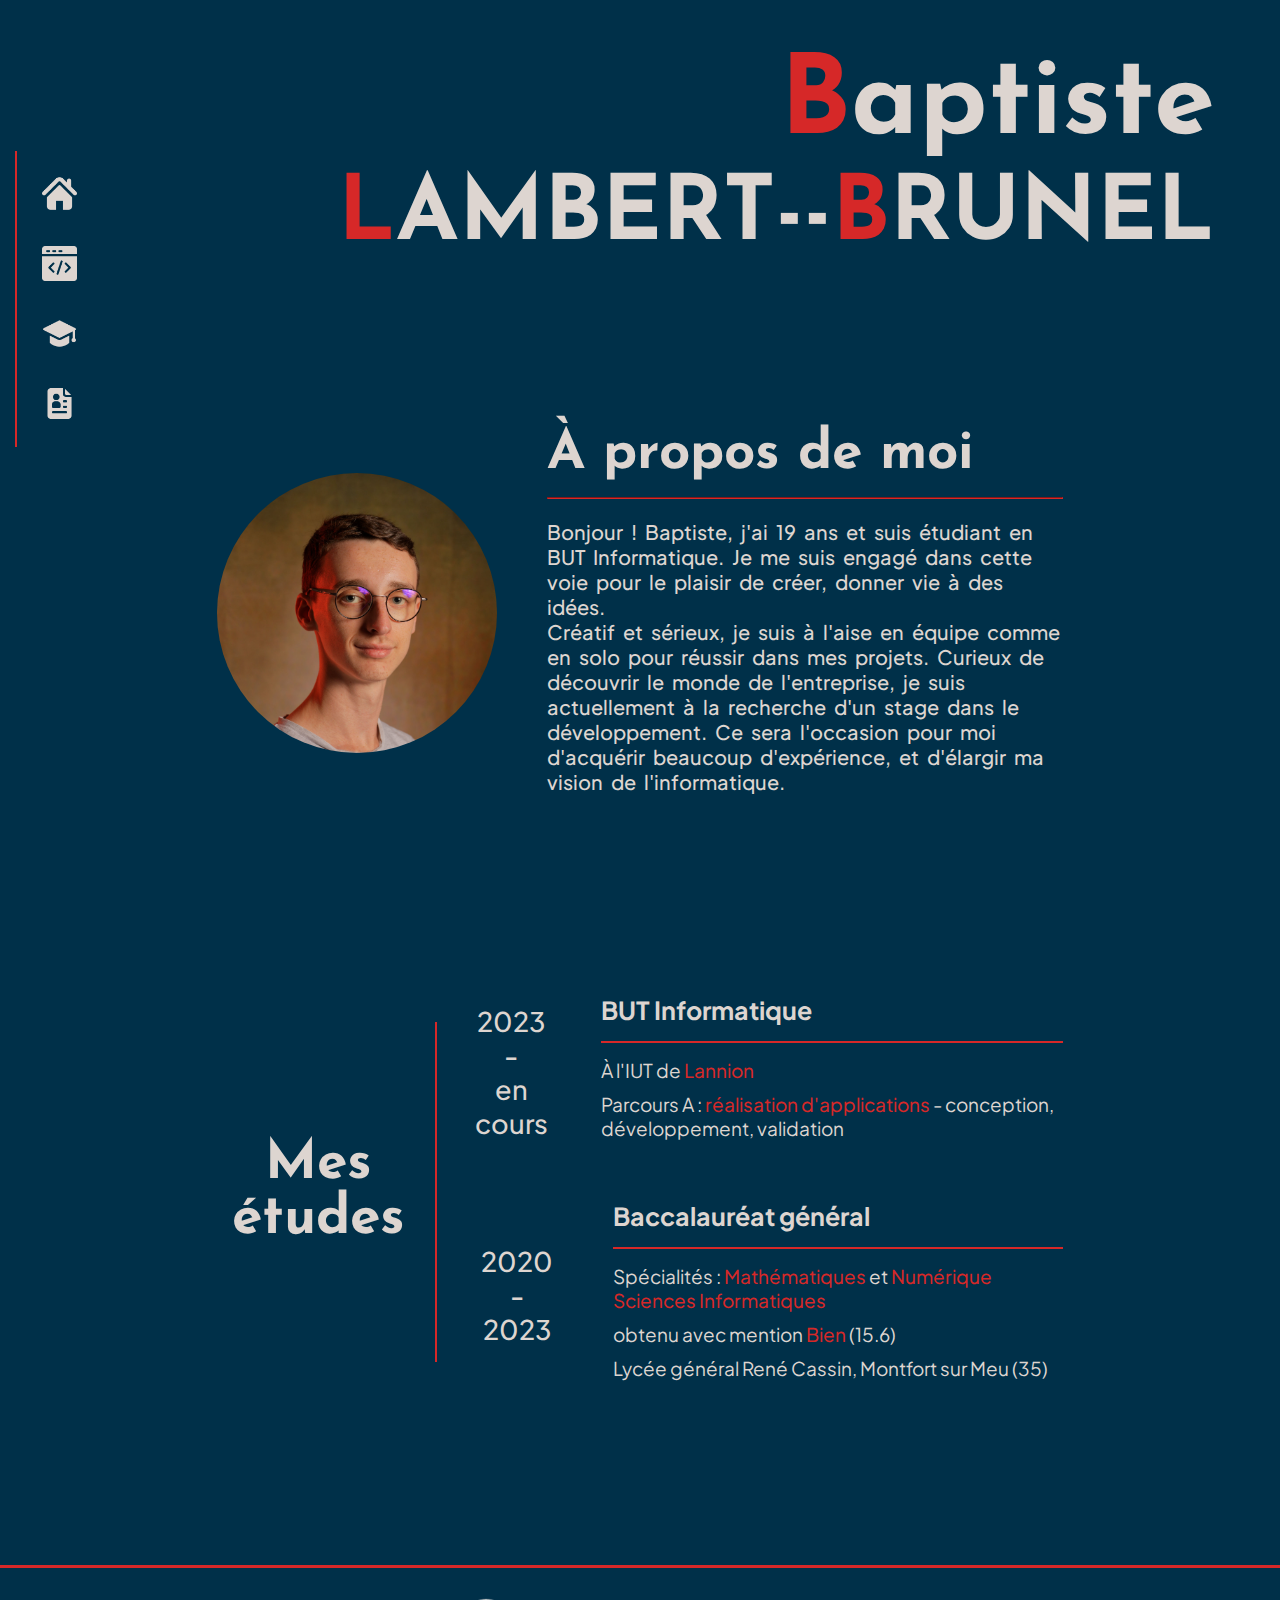
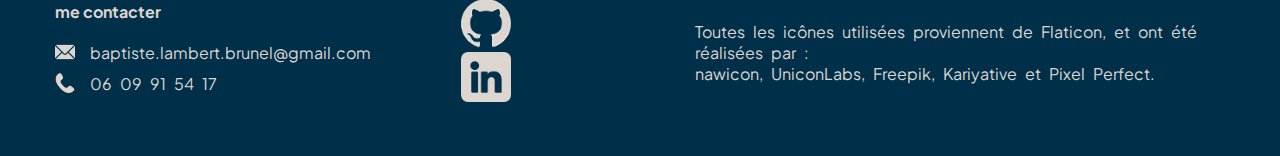
<file: index.html>
<!DOCTYPE html>
<html lang="fr">
<head>
  <meta charset="UTF-8">
  <meta name="viewport" content="width=device-width, initial-scale=1.0">
  <title>portfolio BLB</title>
  <link rel="stylesheet" href="style.css">
</head>
  <body>
    <header>
      <h1 id="b"><span>B</span>aptiste</h1>
      <h1><span>L</span>AMBERT--<span>B</span>RUNEL</h1>
    </header>
    <main>
      <article>
        <img src="images/photoBLB.jpg" alt="photo Baptiste LAMBERT--BRUNEL">
        <div id="content">
          <h3>À propos de moi</h3>
          <hr>
          <p id="txtPresentation">
            Bonjour ! Baptiste, j'ai 19 ans et suis étudiant en BUT Informatique. Je me suis engagé dans cette voie pour le plaisir de créer, donner
            vie à des idées. <br>
            Créatif et sérieux, je suis à l'aise en équipe comme en solo pour réussir dans mes projets.
            Curieux de découvrir le monde de l'entreprise, je suis actuellement à la recherche d'un stage dans le développement. Ce sera
             l'occasion pour moi d'acquérir beaucoup d'expérience, et d'élargir ma vision de l'informatique.

          </p>
        </div>
      </article>

      <article id="etudes" class="article">
        
        <h3>Mes études</h3>
        <div id="test"></div>
        <ul>
          <li>
            <p>2023 <br> - <br> en cours</p>  
            <div class="diplome">
              <h4> <a href="programme BUT info.pdf" target="_blank">BUT Informatique</a></h4>
              <hr>
              <h5>À l'<a href="https://iut-lannion.univ-rennes.fr/" target="_blank">IUT de <span class="highlight">Lannion</span></a></h5>
              <h5>Parcours A : <span class="highlight">réalisation d'applications</span> - conception, développement, validation</h5>
            </div>
          </li>
          <li>
            <p>2020 <br> - <br> 2023</p>  
          <div class="diplome">
            <h4>Baccalauréat général</h4>
            <hr>
            <h5>Spécialités : <span class="highlight">Mathématiques</span> et <span class="highlight">Numérique Sciences Informatiques</span></h5>
            <h5>obtenu avec mention <span class="highlight">Bien</span> (15.6)</h5>
            <h5> <a href="https://www.lycee-rene-cassin-montfort-sur-meu.ac-rennes.fr/">Lycée général René Cassin, Montfort sur Meu (35)</a></h5>
          </div>
          </li>
        </ul>
      </article>

    </main>
    <footer>
      <div id="contact">
        <h4>me contacter</h4>
        <div class="contact">
          <img src="images/icones/icones_blanc/icone_mail.png" alt="icone mail">
          <a href="mailto:baptiste.lambert.brunel@gmail.com">baptiste.lambert.brunel@gmail.com</a>
        </div>
        <div class="contact">
          <img src="images/icones/icones_blanc/icone_tel.png" alt="icone téléphone">
          <p>06 09 91 54 17</p>
        </div>
      </div>
      <div id="icones_ft">
        <a href="https://github.com/ChatPardeur">
          <img src="images/icones/icones_blanc/icone_github.png" alt="github">
        </a>
        <a href="https://www.linkedin.com/in/baptiste-lambert-brunel-a747652bb/">
          <img src="images/icones/icones_blanc/icone_linkedin.png" alt="linkedin">
        </a>
      </div>
      <div id="credits">
        <p>Toutes les icônes utilisées proviennent de <a href="https://www.flaticon.com/">Flaticon</a>, et ont été réalisées
        par : </p>
        <p>
          <a href="https://www.flaticon.com/authors/nawicon">nawicon</a>, 
          <a href="https://www.flaticon.com/fr/auteurs/uniconlabs">UniconLabs</a>, 
          <a href="https://www.flaticon.com/authors/freepik">Freepik</a>, 
          <a href="https://www.flaticon.com/fr/auteurs/karyative">Kariyative</a> et 
          <a href="https://www.flaticon.com/authors/pixel-perfect">Pixel Perfect</a>.
        </p>
      </div>
    </footer>
      
    <nav> 
        <ul>
            <li>
              <a href="index.html" class="nav_item">
                  <img src="images/icones/icones_blanc/icone_accueil.png" alt="accueil">
                  <p class="nav_item_text">accueil</p>
              </a>
            </li>
            <li>
              <a href="projets.html" class="nav_item">
                  <img src="images/icones/icones_blanc/icone_projet.png" alt="projets">
                  <p class="nav_item_text">projets</p>
              </a>
            </li>
            <li>
              <a href="formation.html" class="nav_item">
                <img src="images/icones/icones_blanc/icone_formation.png" alt="formation">
                <p class="nav_item_text">formation</p>
            </a>
            </li>
            <li>
              <a href="cv_Baptiste_LAMBERT_BRUNEL.pdf" class="nav_item" target="_blank">
                  <img src="images/icones/icones_blanc/icone_cv.png" alt="cv">
                  <p class="nav_item_text">CV</p>
              </a>
            </li>

        </ul>
    </nav>
  </body>
  <script src="scrpit.js"></script>
</html>
</file>
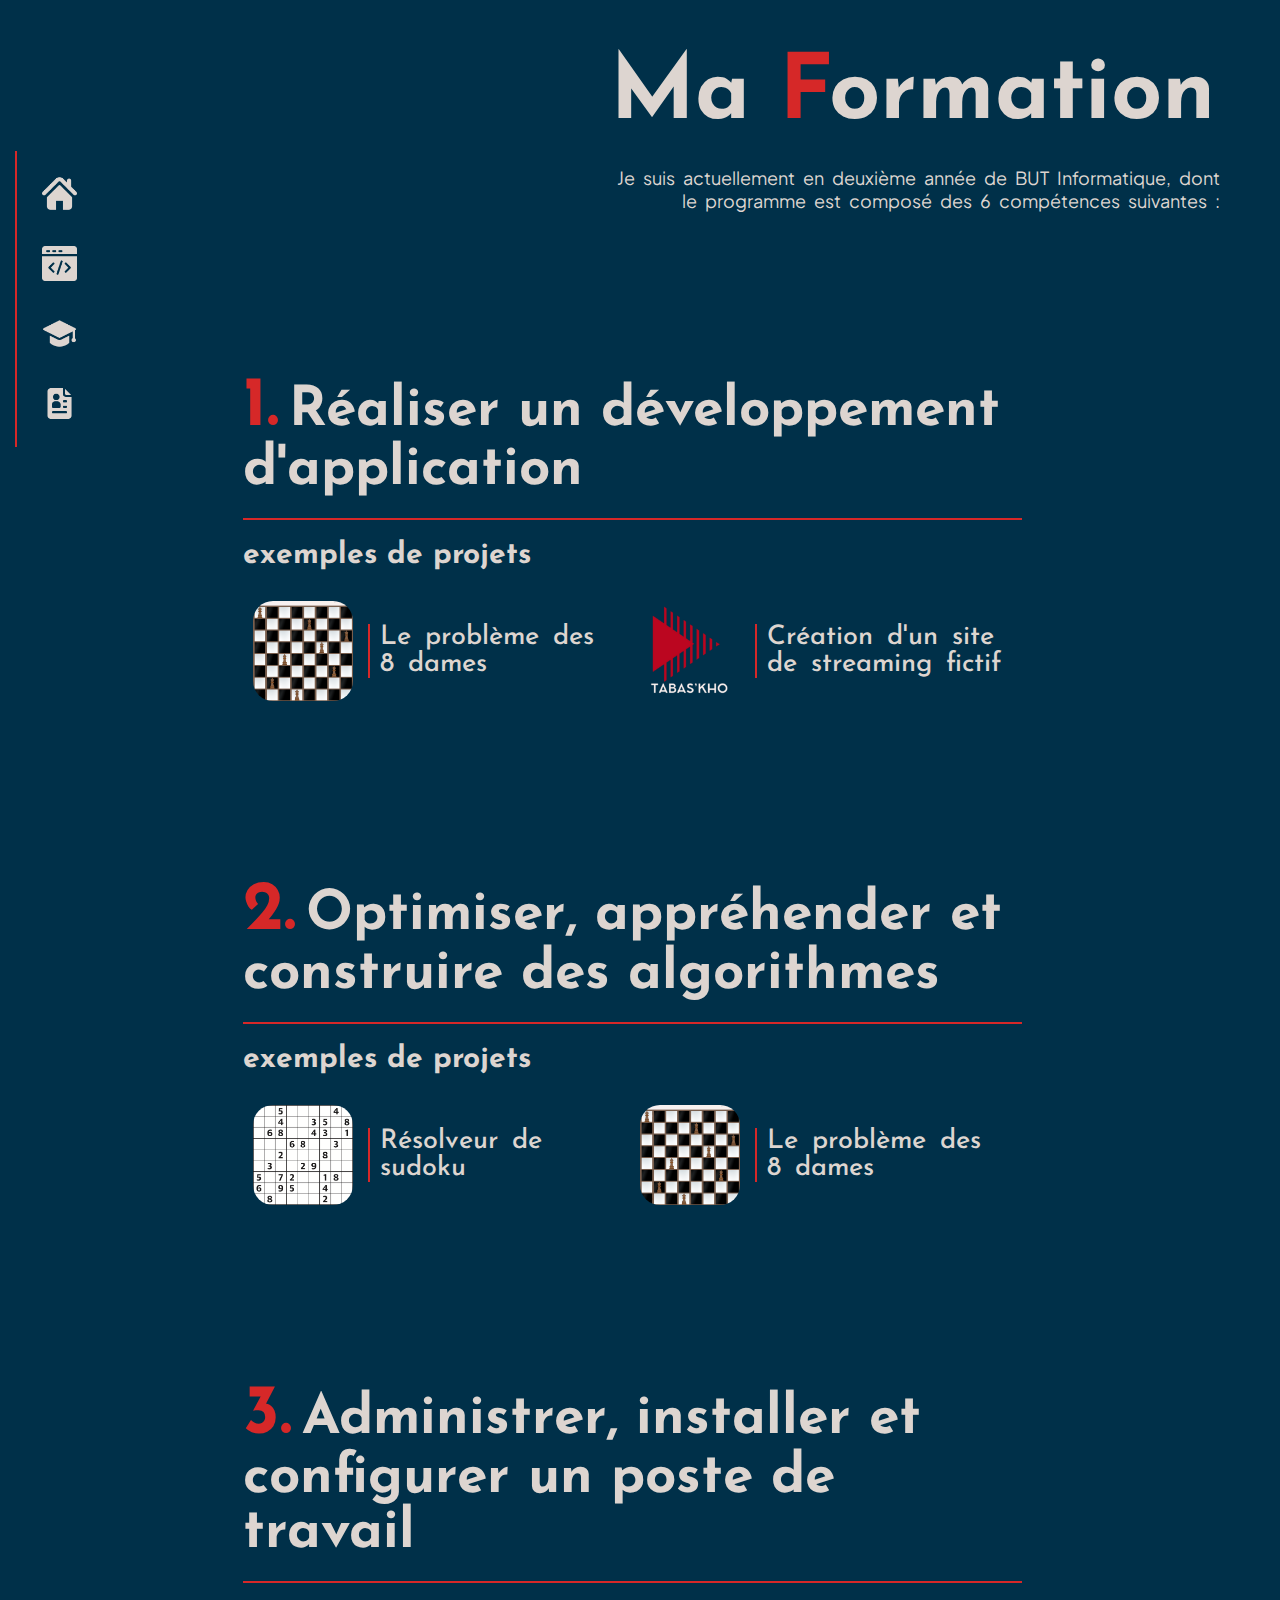
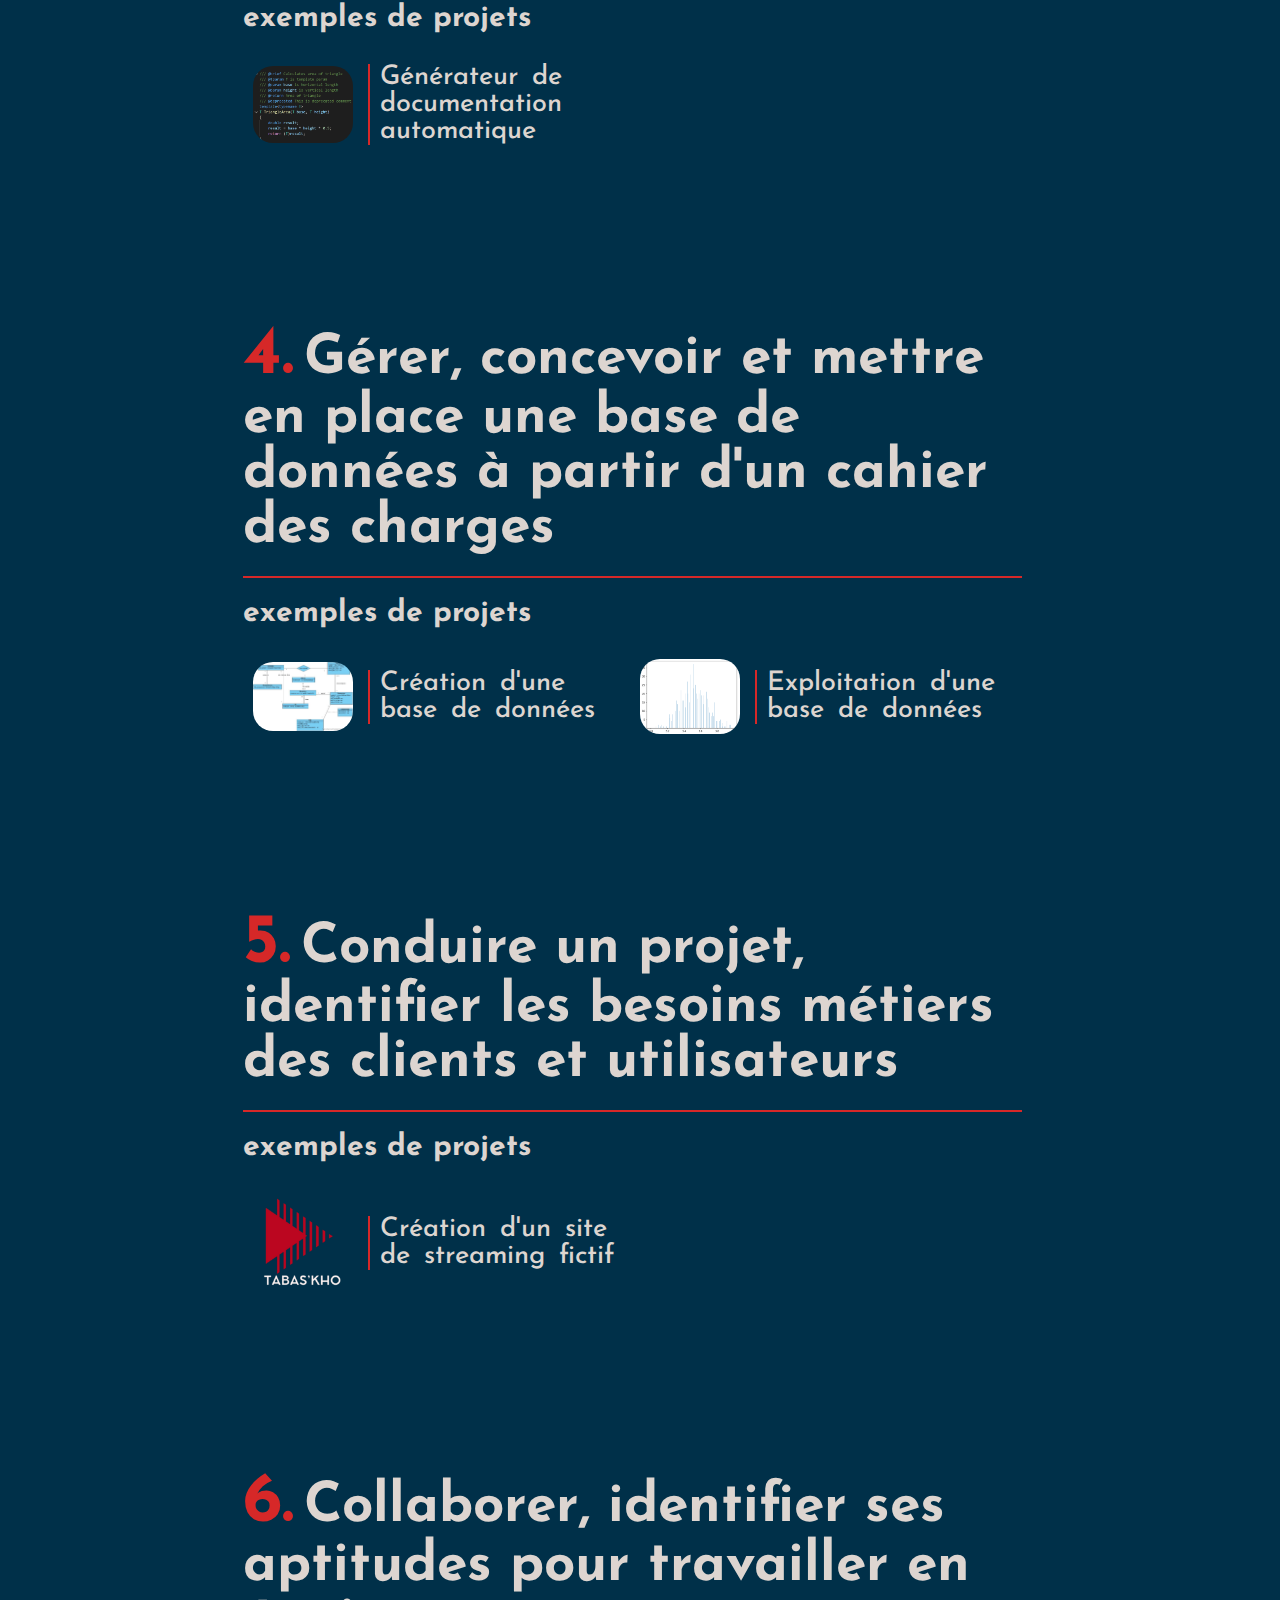
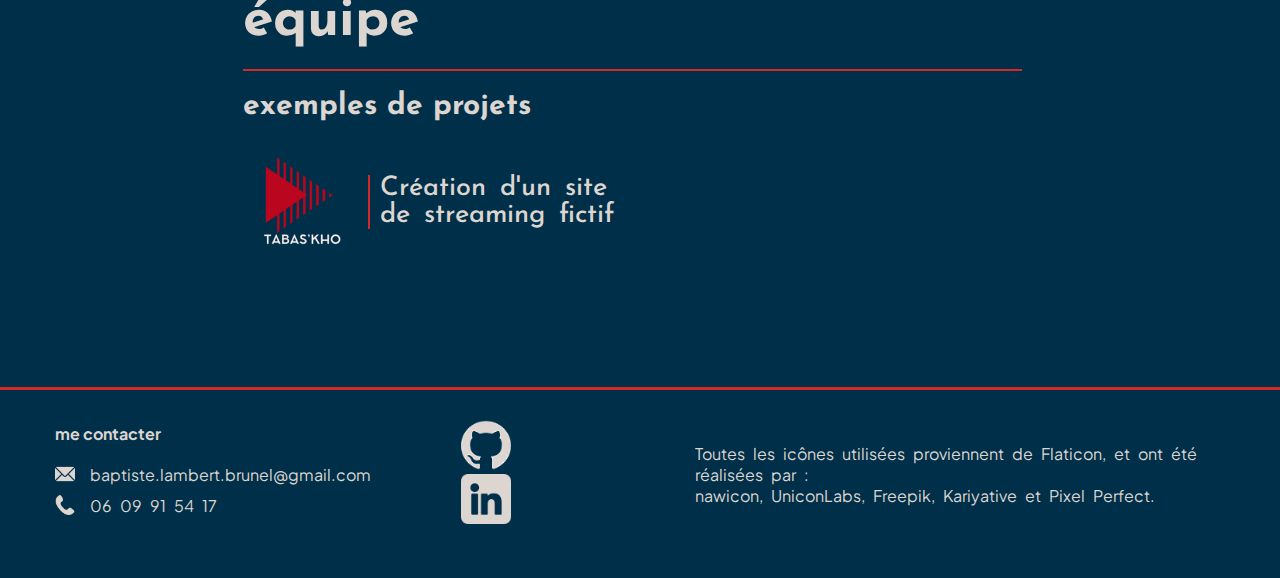
<file: formation.html>
<!DOCTYPE html>
<html lang="fr">
<head>
  <meta charset="UTF-8">
  <meta name="viewport" content="width=device-width, initial-scale=1.0">
  <title>formation BLB</title>
  <link rel="stylesheet" href="style.css">
</head>
  <body>
    <header>
        <h1>Ma <span>F</span>ormation</h1>
        <p>Je suis actuellement en deuxième année de BUT Informatique, dont <br>le programme est composé des 6 compétences suivantes :</p>
    </header>

    <main>
        <article class="competence">
            <h3><span>1.</span>Réaliser un développement d'application</h3>
            <div class="exemple">
              <h4>exemples de projets</h4>
                <section class="competences_project_container">
                  <a href="pages_projets/pb8dames.html" class="competences_project">
                    <img src="images/images_projets/reines.png" alt="pb 8 dames">
                    <p>Le problème des 8 dames</p>
                  </a>

                  <a href="pages_projets/tabaskho.html" class="competences_project">
                    <img src="images/images_projets/tabas.png" alt="logo tabas'kho">
                    <p>Création d'un site de streaming fictif</p>
                  </a>
              </section>
            </div>  
        </article>

        <article class="competence">
          <h3><span>2.</span>Optimiser, appréhender et construire des algorithmes</h3>
            <div class="exemple">
              <h4>exemples de projets</h4>
                <section class="competences_project_container">
                  <a href="#" class="competences_project">
                    <img src="images/images_projets/sudoku.png" alt="pb 8 sudoku">
                    <p>Résolveur de sudoku</p>
                  </a>
                  <a href="pages_projets/pb8dames.html" class="competences_project">
                    <img src="images/images_projets/reines.png" alt="pb 8 dames">
                    <p>Le problème des 8 dames</p>
                  </a>
                </section>
            </div>
        </article>

        <article class="competence">
          <h3><span>3.</span>Administrer, installer et configurer un poste de travail</h3>
            <div class="exemple">
              <h4>exemples de projets</h4>
                <section class="competences_project_container">
                  <a href="#" class="competences_project">
                    <img src="images/images_projets/docu.png" alt="documentation">
                    <p>Générateur de documentation automatique</p>
                  </a>
                </section>
            </div>
        </article>

        <article class="competence">
          <h3><span>4.</span>Gérer, concevoir et mettre en place une base de données à partir d'un cahier des charges</h3>
            <div class="exemple">
              <h4>exemples de projets</h4>
                <section class="competences_project_container">
                  <a href="#" class="competences_project">
                    <img src="images/images_projets/bdds1.jpg" alt="diagramme UML">
                    <p>Création d'une base de données</p>
                  </a>

                  <a href="#" class="competences_project">
                    <img src="images/images_projets/stats.png" alt="diagramme en bâtons">
                    <p>Exploitation d'une base de données</p>
                  </a>
                </section>
            </div>
        </article>

        <article class="competence">
          <h3><span>5.</span>Conduire un projet, identifier les besoins métiers des clients et utilisateurs</h3>
            <div class="exemple">
              <h4>exemples de projets</h4>
                <section class="competences_project_container">
                  <a href="pages_projets/tabaskho.html" class="competences_project">
                    <img src="images/images_projets/tabas.png" alt="tabas'kho">
                    <p>Création d'un site de streaming fictif</p>
                  </a>
                </section>
            </div>
        </article>

        <article class="competence">
          <h3><span>6.</span>Collaborer, identifier ses aptitudes pour travailler en équipe</h3>
            <div class="exemple">
              <h4>exemples de projets</h4>
                <section class="competences_project_container">
                  <a href="pages_projets/tabaskho.html" class="competences_project">
                    <img src="images/images_projets/tabas.png" alt="tabas'kho">
                    <p>Création d'un site de streaming fictif</p>
                  </a>
                </section>
            </div>
        </article>
    </main>

    <footer>
      <div id="contact">
        <h4>me contacter</h4>
        <div class="contact">
          <img src="images/icones/icones_blanc/icone_mail.png" alt="icone mail">
          <a href="mailto:baptiste.lambert.brunel@gmail.com" target="_blank">baptiste.lambert.brunel@gmail.com</a>
        </div>
        <div class="contact">
          <img src="images/icones/icones_blanc/icone_tel.png" alt="icone téléphone">
          <p>06 09 91 54 17</p>
        </div>
      </div>
      <div id="icones_ft">
        <a href="https://github.com/ChatPardeur" target="_blank">
          <img src="images/icones/icones_blanc/icone_github.png" alt="github">
        </a>
        <a href="https://www.linkedin.com/in/baptiste-lambert-brunel-a747652bb/" target="_blank">
          <img src="images/icones/icones_blanc/icone_linkedin.png" alt="linkedin">
        </a>
      </div>
      <div id="credits">
        <p>Toutes les icônes utilisées proviennent de <a href="https://www.flaticon.com/">Flaticon</a>, et ont été réalisées
        par : </p>
        <p>
          <a href="https://www.flaticon.com/authors/nawicon">nawicon</a>, 
          <a href="https://www.flaticon.com/fr/auteurs/uniconlabs">UniconLabs</a>, 
          <a href="https://www.flaticon.com/authors/freepik">Freepik</a>, 
          <a href="https://www.flaticon.com/fr/auteurs/karyative">Kariyative</a> et 
          <a href="https://www.flaticon.com/authors/pixel-perfect">Pixel Perfect</a>.
        </p>
      </div>
    </footer>
      
    <nav> 
        <ul>
            <li>
              <a href="index.html" class="nav_item">
                  <img src="images/icones/icones_blanc/icone_accueil.png" alt="accueil">
                  <p class="nav_item_text">accueil</p>
              </a>
            </li>
            <li>
              <a href="projets.html" class="nav_item">
                  <img src="images/icones/icones_blanc/icone_projet.png" alt="projets">
                  <p class="nav_item_text">projets</p>
              </a>
            </li>
            <li>
              <a href="formation.html" class="nav_item">
                <img src="images/icones/icones_blanc/icone_formation.png" alt="formation">
                <p class="nav_item_text">formation</p>
            </a>
            </li>
            <li>
              <a href="cv_Baptiste_LAMBERT_BRUNEL.pdf" class="nav_item" target="_blank">
                  <img src="images/icones/icones_blanc/icone_cv.png" alt="cv">
                  <p class="nav_item_text">CV</p>
              </a>
            </li>

        </ul>
    </nav>
  </body>
  <script src="scrpit.js"></script>
</html>
</file>
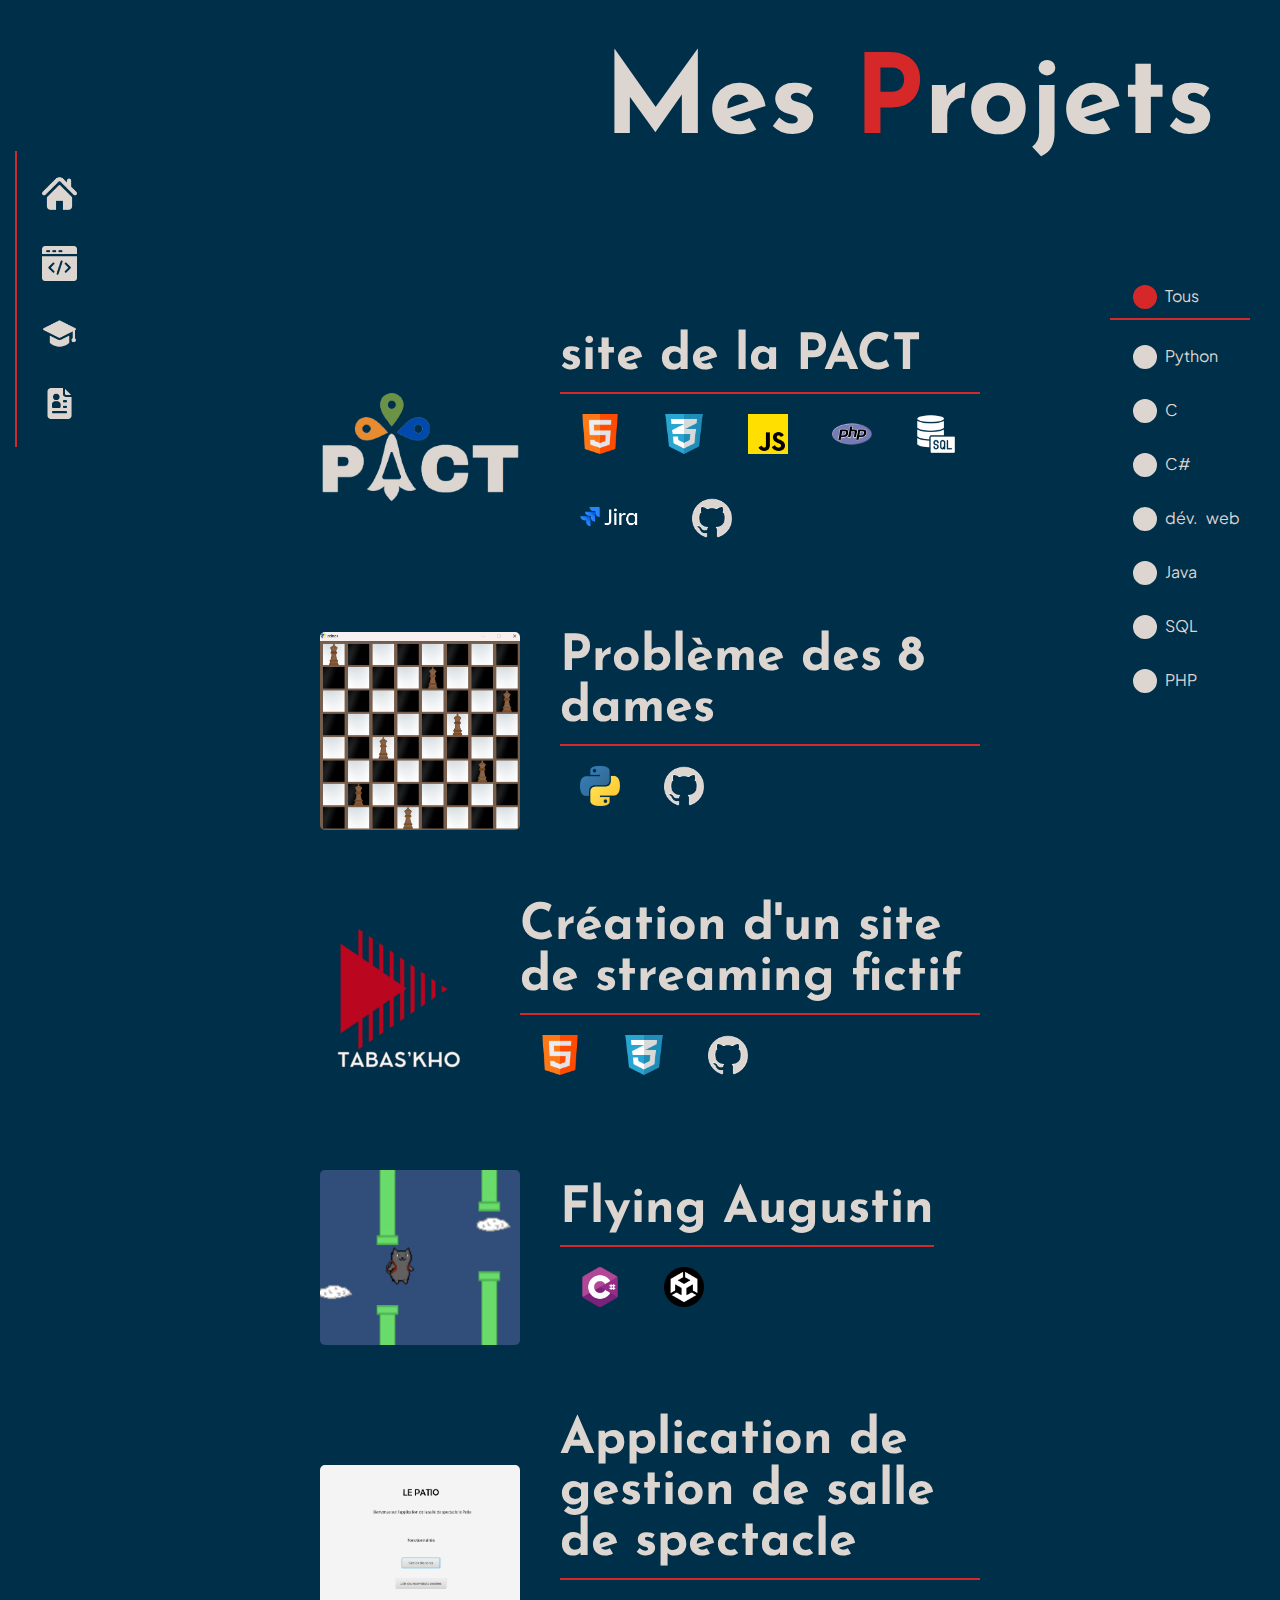
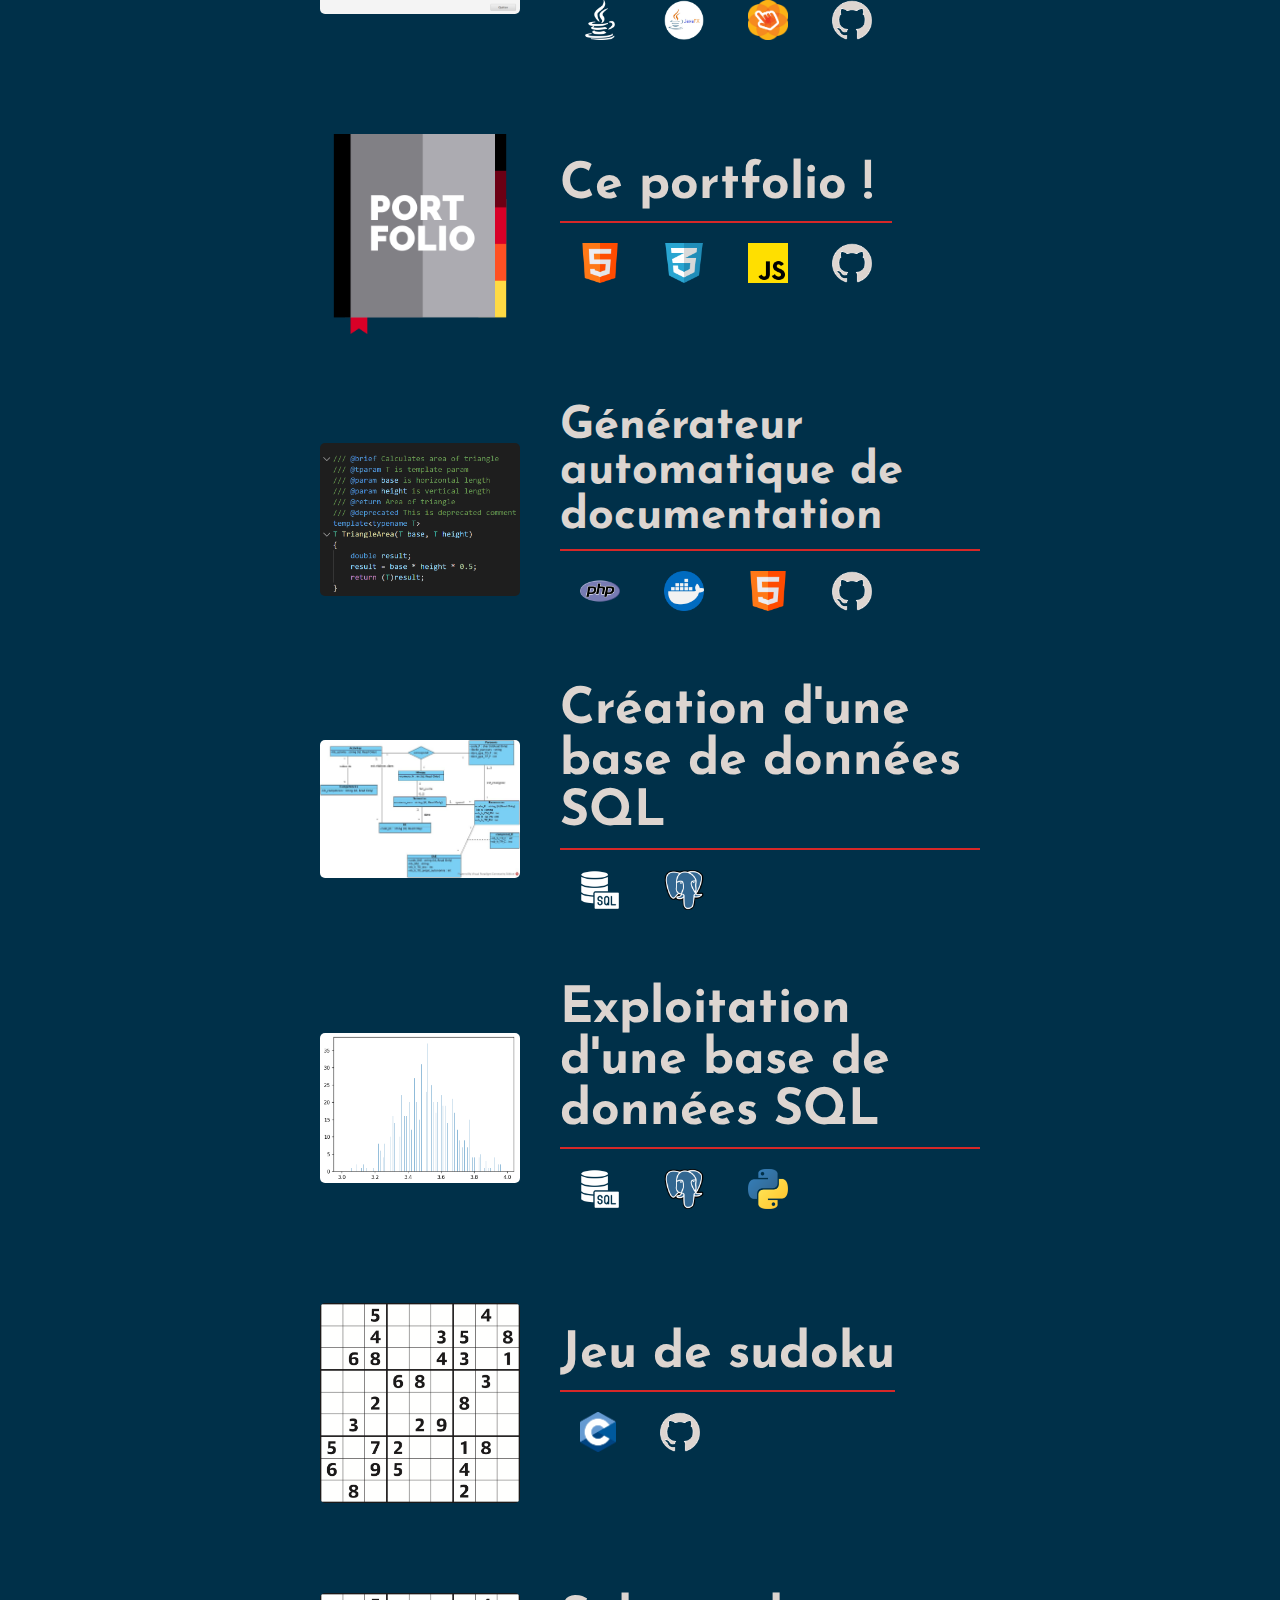
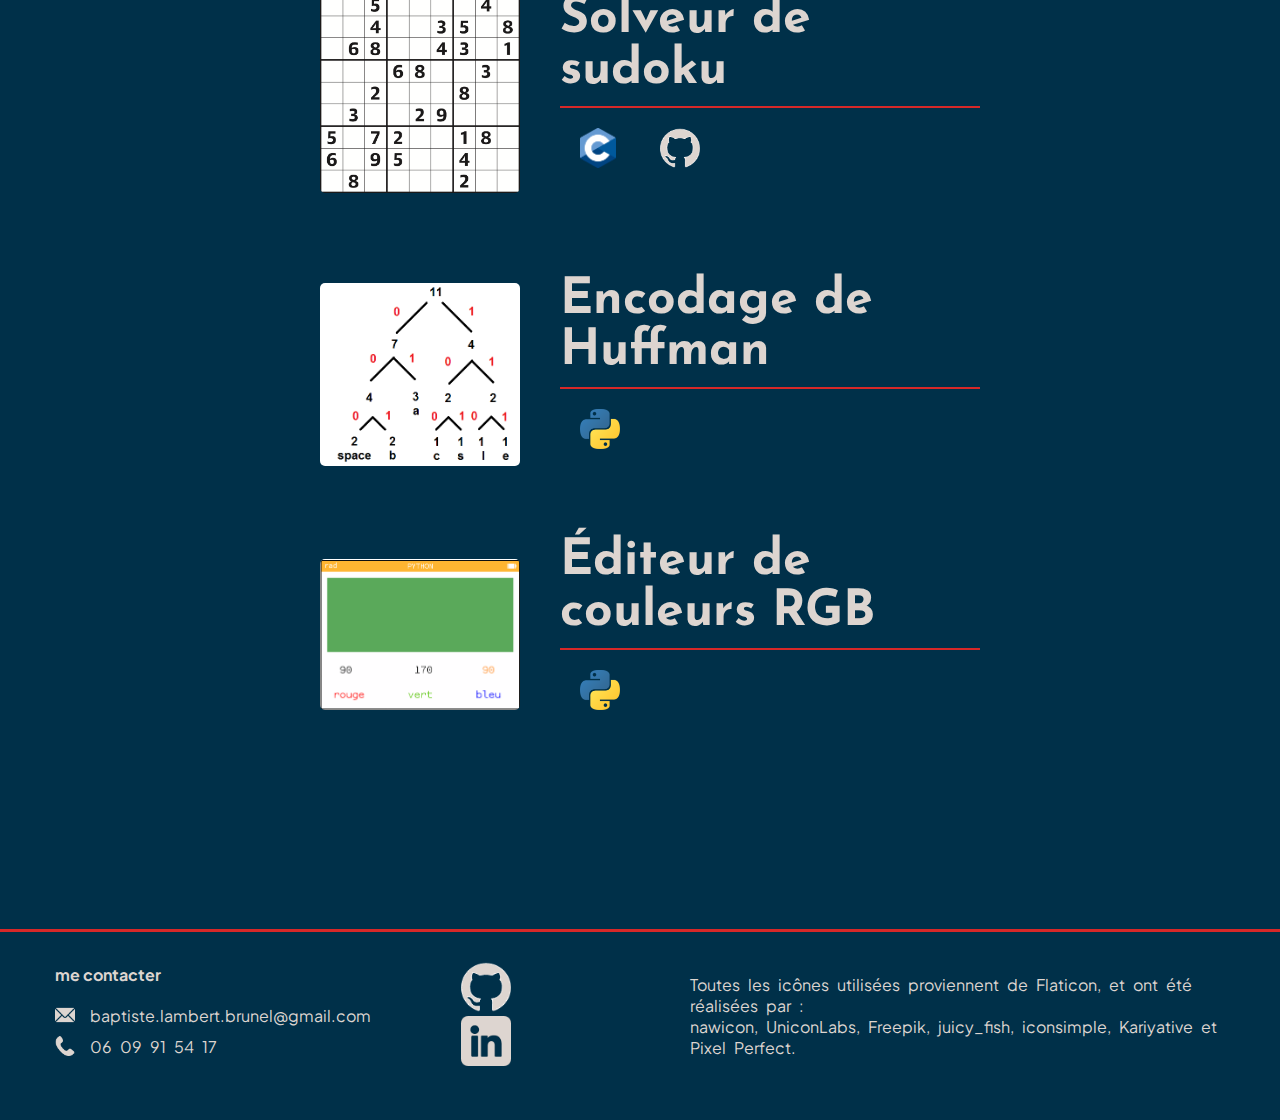
<file: projets.html>
<!DOCTYPE html>
<html lang="fr">
    <head>
        <meta charset="UTF-8">
        <meta name="viewport" content="width=device-width, initial-scale=1.0">
        <title>projets BLB</title>
        <link rel="stylesheet" href="style.css">
    </head>
    <body>
        <header>
            <h1 id="b">Mes <span>P</span>rojets</h1>
        </header>
        <main>
          <div id="projects-container">
            <article class="web php sql">
              <img src="images/images_projets/pact_grand_blanc.png" alt="logo PACT">
              <a href="pages_projets/pact.html">
                <h4>site de la PACT</h4>
                <div class="icones_projet">
                  <img src="images/icones/icones_prog/logo_html.png" alt="logo html">
                  <img src="images/icones/icones_prog/logo_css.png" alt="logo css">
                  <img src="images/icones/icones_prog/logo_js.png" alt="logo js">
                  <img src="images/icones/icones_prog/logo_php.png" alt="logo php">
                  <img src="images/icones/icones_prog/logo_sql.png" alt="logo sql">
                  <img src="images/icones/icones_prog/logo_jira.png" alt="logo jira">
                  <img src="images/icones/icones_blanc/icone_github.png" alt="logo github">
                </div>
              </a>
            </article>
            <article class="python">
              <img src="images/images_projets/reines.png" alt="problème 8 reines">
              <a href="pages_projets/pb8dames.html">
                <h4>Problème des 8 dames</h4>
                <div class="icones_projet">
                  <img src="images/icones/icones_prog/logo_python.png" alt="logo python">
                  <img src="images/icones/icones_blanc/icone_github.png" alt="logo github">
                </div>
              </a>
            </article>


            <article class="web">
              <img src="images/images_projets/tabas.png" alt="logo tabas'kho">
              <a href="pages_projets/tabaskho.html">
                <h4>Création d'un site de streaming fictif</h4>
                <div class="icones_projet">
                  <img src="images/icones/icones_prog/logo_html.png" alt="logo html">
                  <img src="images/icones/icones_prog/logo_css.png" alt="logo css">
                  <img src="images/icones/icones_blanc/icone_github.png" alt="logo github">
                </div>
              </a>
            </article>

            <article class="cs">
              <img src="images/images_projets/augustin.png" alt="flying augustin">
              <a href="pages_projets/flying_augustin.html">
                <h4>Flying Augustin</h4>
                <div class="icones_projet">
                  <img src="images/icones/icones_prog/logo_c-sharp.png" alt="logo C#">
                  <img src="images/icones/icones_prog/logo_unity.png" alt="logo unity">
                </div>
              </a>
            </article>

            <article class="java">
              <img src="images/images_projets/gestionSalle.png" alt="gestionSalle">
              <a href="">
                <h4>Application de gestion de salle de spectacle</h4>
                <div class="icones_projet">
                  <img src="images/icones/icones_prog/logo_java.png" alt="logo java">
                  <img src="images/icones/icones_prog/javafx.png" alt="logo javafx">
                  <img src="images/icones/icones_prog/SceneBuilderLogo.png" alt="logo scene builder">
                  <img src="images/icones/icones_blanc/icone_github.png" alt="logo github">
                </div>
              </a>
            </article>

            <article class="web">
              <img src="images/images_projets/portfolio.png" alt="portfolio">
              <a href="">
                <h4>Ce portfolio !</h4>
                <div class="icones_projet">
                  <img src="images/icones/icones_prog/logo_html.png" alt="logo html">
                  <img src="images/icones/icones_prog/logo_css.png" alt="logo css">
                  <img src="images/icones/icones_prog/logo_js.png" alt="logo js">
                  <img src="images/icones/icones_blanc/icone_github.png" alt="logo github">
                </div>
              </a>
            </article>

            <article class="php">
              <img src="images/images_projets/docu.png" alt="documentation">
              <a href="">
                <h4 class="smallerh4">Générateur automatique de documentation</h4>
                <div class="icones_projet">
                  <img src="images/icones/icones_prog/logo_php.png" alt="logo php">
                  <img src="images/icones/icones_prog/logo_docker.png" alt="docker">
                  <img src="images/icones/icones_prog/logo_html.png" alt="logo html">
                  <img src="images/icones/icones_blanc/icone_github.png" alt="logo github">
                </div>
              </a>
            </article>

            <article class="sql">
              <img src="images/images_projets/bdds1.jpg" alt="sql">
              <a href="">
                <h4>Création d'une base de données SQL</h4>
                <div class="icones_projet">
                  <img src="images/icones/icones_prog/logo_sql.png" alt="sql">
                  <img src="images/icones/icones_prog/logo_postgre.png" alt="logo postgre sql">
                </div>
              </a>
            </article>

            <article class="sql python">
              <img src="images/images_projets/stats.png" alt="stats">
              <a href="">
                <h4>Exploitation d'une base de données SQL</h4>
                <div class="icones_projet">
                  <img src="images/icones/icones_prog/logo_sql.png" alt="sql">
                  <img src="images/icones/icones_prog/logo_postgre.png" alt="logo postgre sql">
                  <img src="images/icones/icones_prog/logo_python.png" alt="logo python">
                </div>
              </a>
            </article>
            <article class="c">
              <img src="images/images_projets/sudoku.png" alt="sudoku">
              <a href="">
                <h4>Jeu de sudoku</h4>
                <div class="icones_projet">
                  <img src="images/icones/icones_prog/logo_c.png" alt="logo C">
                  <img src="images/icones/icones_blanc/icone_github.png" alt="logo github">
                </div>
              </a>
            </article>

            <article class="c">
              <img src="images/images_projets/sudoku.png" alt="sudoku">
              <a href="">
                <h4>Solveur de sudoku</h4>
                <div class="icones_projet">
                  <img src="images/icones/icones_prog/logo_c.png" alt="logo C">
                  <img src="images/icones/icones_blanc/icone_github.png" alt="logo github">
                </div>
              </a>
            </article>

            <article class="python">
              <img src="images/images_projets/huffman.png" alt="encodage huffman">
              <a href="">
                <h4>Encodage de Huffman</h4>
                <div class="icones_projet">
                  <img src="images/icones/icones_prog/logo_python.png" alt="logo python">
                </div>
              </a>
            </article>
            <article class="python">
              <img src="images/images_projets/rgb.png" alt="rgb">
              <a href="">
                <h4>Éditeur de couleurs RGB</h4>
                <div class="icones_projet">
                  <img src="images/icones/icones_prog/logo_python.png" alt="logo python">
                </div>
              </a>
            </article>

            <div id="rien_a_afficher">
              <img src="images/sleeping_gustave.gif" alt="rien à afficher">
              <h3>Aucun projet à afficher</h3>
              
            </div>


          </div>
          <div id="filter-container">
            <ul id="filter">
              <li>
                <label id="label_tous">
                <input type="checkbox" name="tous" id="tous" checked>
                <span class="checkbox"></span>
                <p>Tous</p>
                </label>
              </li>
              <li>
                <label id="label_python">
                  <input type="checkbox" name="python" id="python">
                  <span class="checkbox"></span>
                  <p>Python</p>
                </label>
              </li>
              <li>
                <label id="label_c">
                  <input type="checkbox" name="c" id="c">
                  <span class="checkbox"></span>
                  <p>C</p>
                </label>
              </li>
              <li>
                <label id="label_cs">
                  <input type="checkbox" name="cs" id="cs">
                  <span class="checkbox"></span>
                  <p>C#</p>
                </label>
              </li>
              <li>
                <label id="label_web">
                  <input type="checkbox" name="web" id="web">
                  <span class="checkbox"></span>
                  <p>dév. web</p>
                </label>
              </li>
              <li>
                <label id="label_java">
                  <input type="checkbox" name="java" id="java">
                  <span class="checkbox"></span>
                  <p>Java</p>
                </label>
              </li>
              <li>
                <label id="label_sql">
                  <input type="checkbox" name="sql" id="sql">
                  <span class="checkbox"></span>
                  <p>SQL</p>
                </label>
              </li>
              <li>
                <label id="label_php">
                  <input type="checkbox" name="php" id="php">
                  <span class="checkbox"></span>
                  <p>PHP</p>
                </label>
              </li>
            </ul>
          </div>          
        </main>
        <footer>
          <div id="contact">
            <h4>me contacter</h4>
            <div class="contact">
              <img src="images/icones/icones_blanc/icone_mail.png" alt="icone mail">
              <a href="mailto:baptiste.lambert.brunel@gmail.com">baptiste.lambert.brunel@gmail.com</a>
            </div>
            <div class="contact">
              <img src="images/icones/icones_blanc/icone_tel.png" alt="icone téléphone">
              <p>06 09 91 54 17</p>
            </div>
          </div>
          <div id="icones_ft">
            <a href="https://github.com/ChatPardeur">
              <img src="images/icones/icones_blanc/icone_github.png" alt="github">
            </a>
            <a href="https://www.linkedin.com/in/baptiste-lambert-brunel-a747652bb/">
              <img src="images/icones/icones_blanc/icone_linkedin.png" alt="linkedin">
            </a>
          </div>
          <div id="credits">
            <p>Toutes les icônes utilisées proviennent de <a href="https://www.flaticon.com/">Flaticon</a>, et ont été réalisées
            par : </p>
            <p>
              <a href="https://www.flaticon.com/authors/nawicon">nawicon</a>, 
              <a href="https://www.flaticon.com/fr/auteurs/uniconlabs">UniconLabs</a>, 
              <a href="https://www.flaticon.com/authors/freepik">Freepik</a>,
              <a href="https://www.flaticon.com/authors/juicy-fish">juicy_fish</a>,
              <a href="https://www.flaticon.com/authors/iconsimple">iconsimple</a>, 
              <a href="https://www.flaticon.com/fr/auteurs/karyative">Kariyative</a> et 
              <a href="https://www.flaticon.com/authors/pixel-perfect">Pixel Perfect</a>.
            </p>
          </div>
        </footer>
            
          <nav> 
              <ul>
                  <li>
                    <a href="index.html" class="nav_item">
                        <img src="images/icones/icones_blanc/icone_accueil.png" alt="accueil">
                        <p class="nav_item_text">accueil</p>
                    </a>
                  </li>
                  
                  <li>
                    <a href="projets.html" class="nav_item">
                        <img src="images/icones/icones_blanc/icone_projet.png" alt="projets">
                        <p class="nav_item_text">projets</p>
                    </a>
                  </li>
                  <li>
                    <a href="formation.html" class="nav_item">
                      <img src="images/icones/icones_blanc/icone_formation.png" alt="formation">
                      <p class="nav_item_text">formation</p>
                  </a>
                  </li>
                  <li>
                    <a href="cv_Baptiste_LAMBERT_BRUNEL.pdf" class="nav_item" target="_blank">
                        <img src="images/icones/icones_blanc/icone_cv.png" alt="cv">
                        <p class="nav_item_text">CV</p>
                    </a>
                  </li>
              </ul>
          </nav>
    </body>
    <script src="scrpit.js"></script>
</html>
</file>
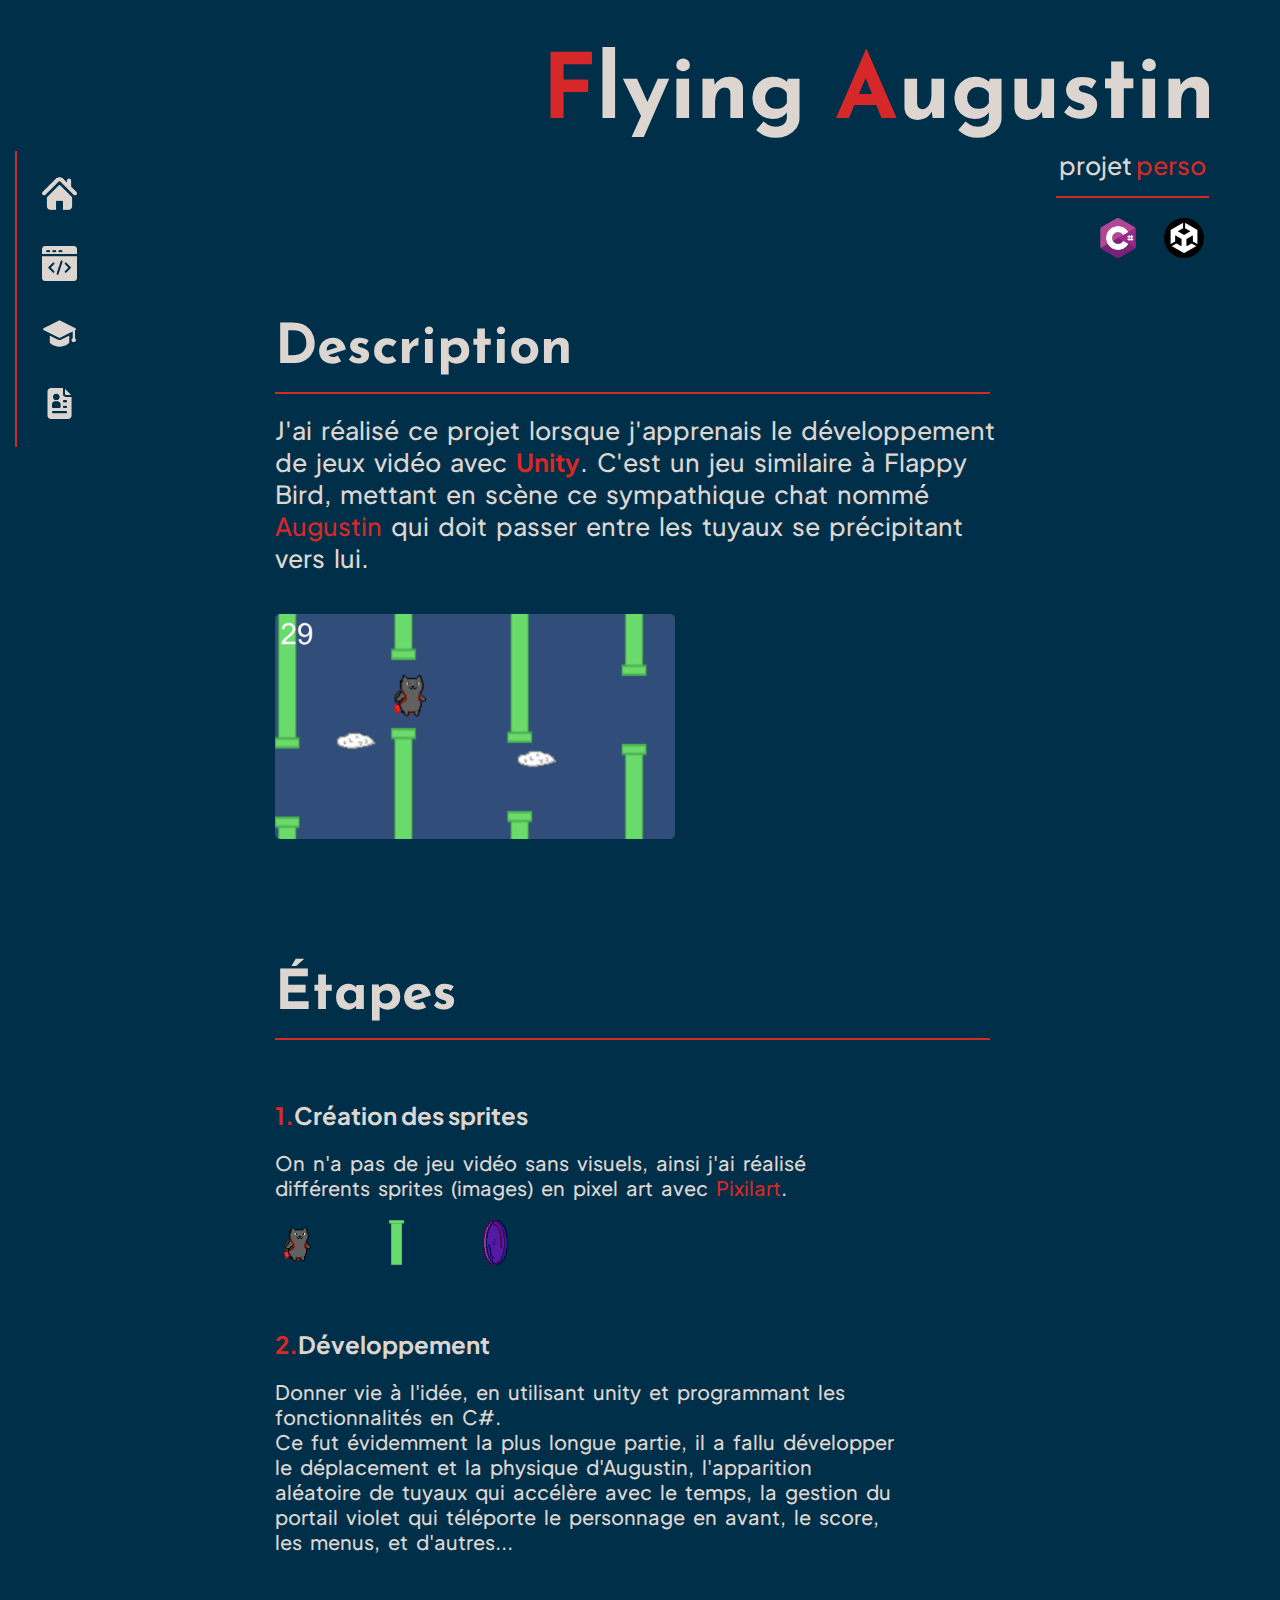
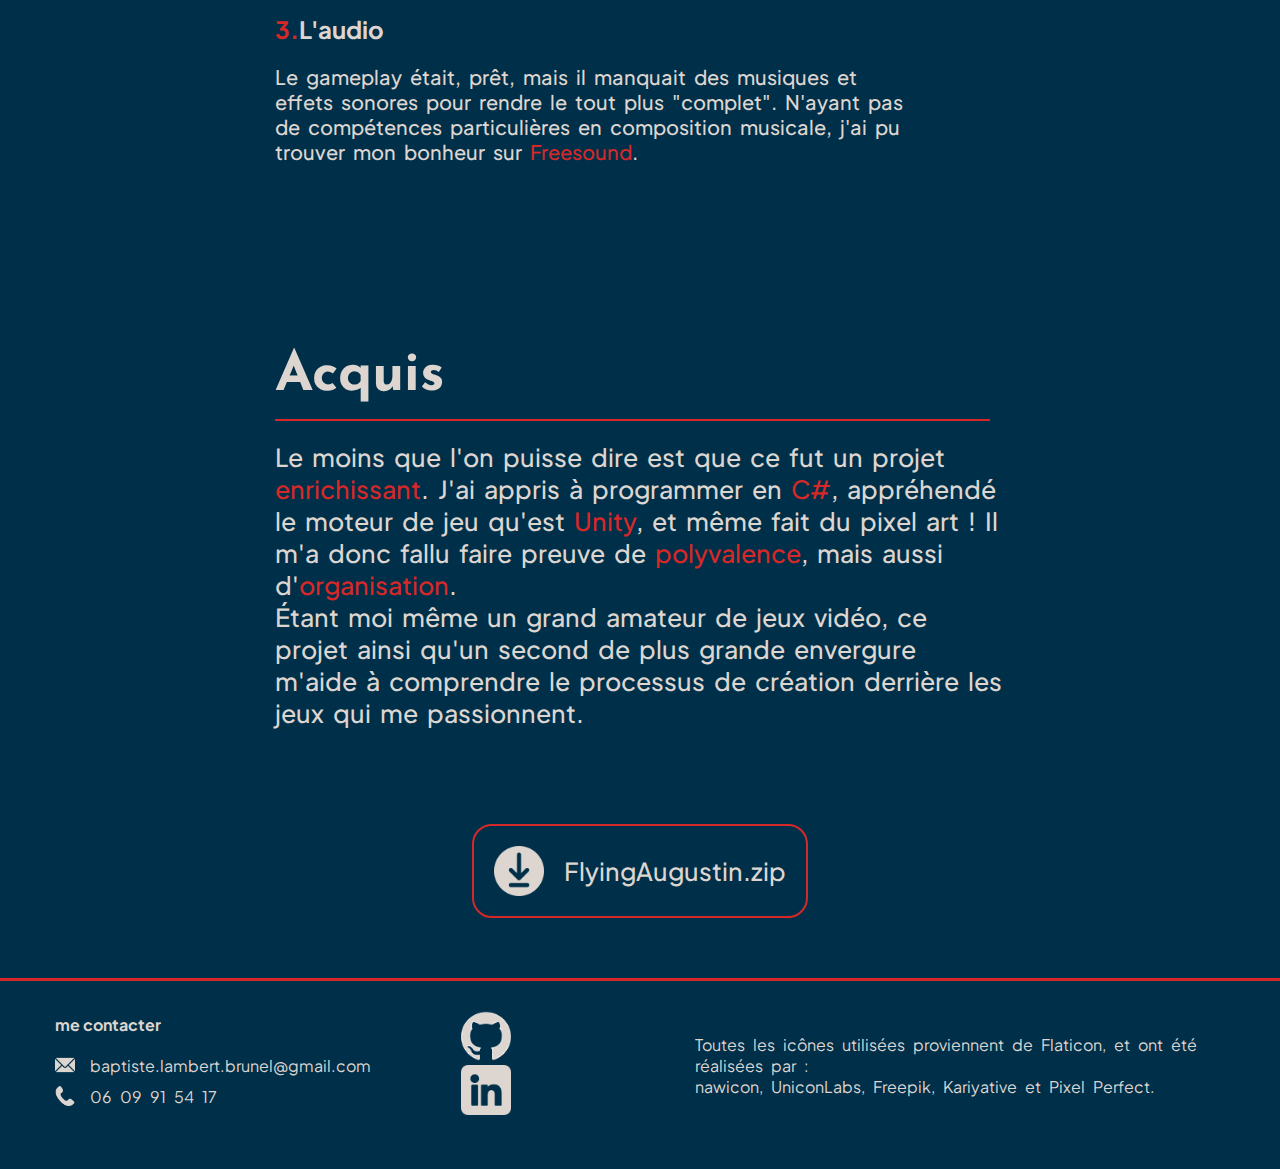
<file: pages_projets/flying_augustin.html>
<!DOCTYPE html>
<html lang="fr">
<head>
  <meta charset="UTF-8">
  <meta name="viewport" content="width=device-width, initial-scale=1.0">
  <title>Flying Augustin BLB</title>
  <link rel="stylesheet" href="../style.css">
</head>
  <body class="body_projet_spe">
    <header>
      <h1><span>F</span>lying <span>A</span>ugustin</h1>
      <h4>projet <span>perso</span></h4>
      <div>
        <img src="../images/icones/icones_prog/logo_c-sharp.png" alt="c#">
        <img src="../images/icones/icones_prog/logo_unity.png" alt="unity">
      </div>
    </header>

    <main>
      <article>
        <h3>Description</h3>
        <p>J'ai réalisé ce projet lorsque j'apprenais le développement de jeux vidéo avec <span class="highlight">Unity</span>. C'est un jeu similaire à
        Flappy Bird, mettant en scène ce sympathique chat nommé <span>Augustin</span> qui doit passer entre les tuyaux se précipitant vers lui.
        </p>
        <img src="../images/images_pages_projets/augustin/augustin.png" alt="image en jeu">
      </article>

      <article>
        <h3>Étapes</h3>
        <section>
          <h2><span class="highlight">1.</span>Création des sprites</h2>
          <p>On n'a pas de jeu vidéo sans visuels, ainsi j'ai réalisé différents sprites (images) en pixel 
            art avec <span><a href="https://www.pixilart.com/" target="_blank">Pixilart</a></span>.</p>
            <div>
              <img src="../images/images_pages_projets/augustin/augustin-jetpack-on.png" alt="augustin">
              <img src="../images/images_pages_projets/augustin/pipe.png" alt="tuyau">
              <img src="../images/images_pages_projets/augustin/portal1.png" alt="portail">
            </div>
        </section>
        <section>
          <h2><span class="highlight">2.</span>Développement</h2>
          <p>Donner vie à l'idée, en utilisant unity et programmant les fonctionnalités en C#. <br>
            Ce fut évidemment la plus longue partie, il a fallu développer le déplacement et la physique d'Augustin, l'apparition aléatoire de 
            tuyaux qui accélère avec le temps, la gestion du portail violet qui téléporte le personnage en avant, le score, les menus, 
            et d'autres...
          </p>
        </section>
        <section>
          <h2><span class="highlight">3.</span>L'audio</h2>
          <p>Le gameplay était, prêt, mais il manquait des musiques et effets sonores pour rendre le tout plus "complet". N'ayant pas 
            de compétences particulières en composition musicale, j'ai pu trouver mon bonheur 
            sur <a href="https://freesound.org/">Freesound</a>.<span></span>
          </p>
        </section>
      </article>

      <article>
        <h3>Acquis</h3>
        <p>
          Le moins que l'on puisse dire est que ce fut un projet <span>enrichissant</span>. J'ai appris à programmer en <span>C#</span>, 
          appréhendé le moteur de jeu qu'est <span>Unity</span>, et même fait du pixel art ! Il m'a donc fallu faire preuve de <span>polyvalence</span>, mais aussi
          d'<span>organisation</span>. <br>
          Étant moi même un grand amateur de jeux vidéo, ce projet ainsi qu'un second de plus grande envergure 
          m'aide à comprendre le processus de création derrière les jeux qui me passionnent.
        </p>
      </article>

      <article class="liens_projet">
        <a href="../images/images_pages_projets/augustin/flyingAugustin.zip" download="true">
          
          <img src="../images/icones/icones_blanc/icone_download.png" alt="icone download">
          <p>FlyingAugustin.zip</p>
        </a>
      </article>
    </main>
    <footer>
      <div id="contact">
        <h4>me contacter</h4>
        <div class="contact">
          <img src="../images/icones/icones_blanc/icone_mail.png" alt="icone mail">
          <a href="mailto:baptiste.lambert.brunel@gmail.com">baptiste.lambert.brunel@gmail.com</a>
        </div>
        <div class="contact">
          <img src="../images/icones/icones_blanc/icone_tel.png" alt="icone téléphone">
          <p>06 09 91 54 17</p>
        </div>
      </div>
      <div id="icones_ft">
        <a href="https://github.com/ChatPardeur">
          <img src="../images/icones/icones_blanc/icone_github.png" alt="github">
        </a>
        <a href="https://www.linkedin.com/in/baptiste-lambert-brunel-a747652bb/">
          <img src="../images/icones/icones_blanc/icone_linkedin.png" alt="linkedin">
        </a>
      </div>
      <div id="credits">
        <p>Toutes les icônes utilisées proviennent de <a href="https://www.flaticon.com/">Flaticon</a>, et ont été réalisées
        par : </p>
        <p>
          <a href="https://www.flaticon.com/authors/nawicon">nawicon</a>, 
          <a href="https://www.flaticon.com/fr/auteurs/uniconlabs">UniconLabs</a>, 
          <a href="https://www.flaticon.com/authors/freepik">Freepik</a>, 
          <a href="https://www.flaticon.com/fr/auteurs/karyative">Kariyative</a> et 
          <a href="https://www.flaticon.com/authors/pixel-perfect">Pixel Perfect</a>.
        </p>
      </div>
    </footer>
      
    <nav> 
        <ul>
            <li>
              <a href="../index.html" class="nav_item">
                  <img src="../images/icones/icones_blanc/icone_accueil.png" alt="accueil">
                  <p class="nav_item_text">accueil</p>
              </a>
            </li>
            <li>
              <a href="../projets.html" class="nav_item">
                  <img src="../images/icones/icones_blanc/icone_projet.png" alt="projet">
                  <p class="nav_item_text">projets</p>
              </a>
            </li>
            <li>
              <a href="../formation.html" class="nav_item">
                <img src="../images/icones/icones_blanc/icone_formation.png" alt="formation">
                <p class="nav_item_text">formation</p>
            </a>
            </li>
            <li>
              <a href="../cv_Baptiste_LAMBERT_BRUNEL.pdf" class="nav_item" target="_blank">
                  <img src="../images/icones/icones_blanc/icone_cv.png" alt="cv">
                  <p class="nav_item_text">CV</p>
              </a>
            </li>

        </ul>
    </nav>
  </body>
  <script src="../scrpit.js"></script>
</html>
</file>
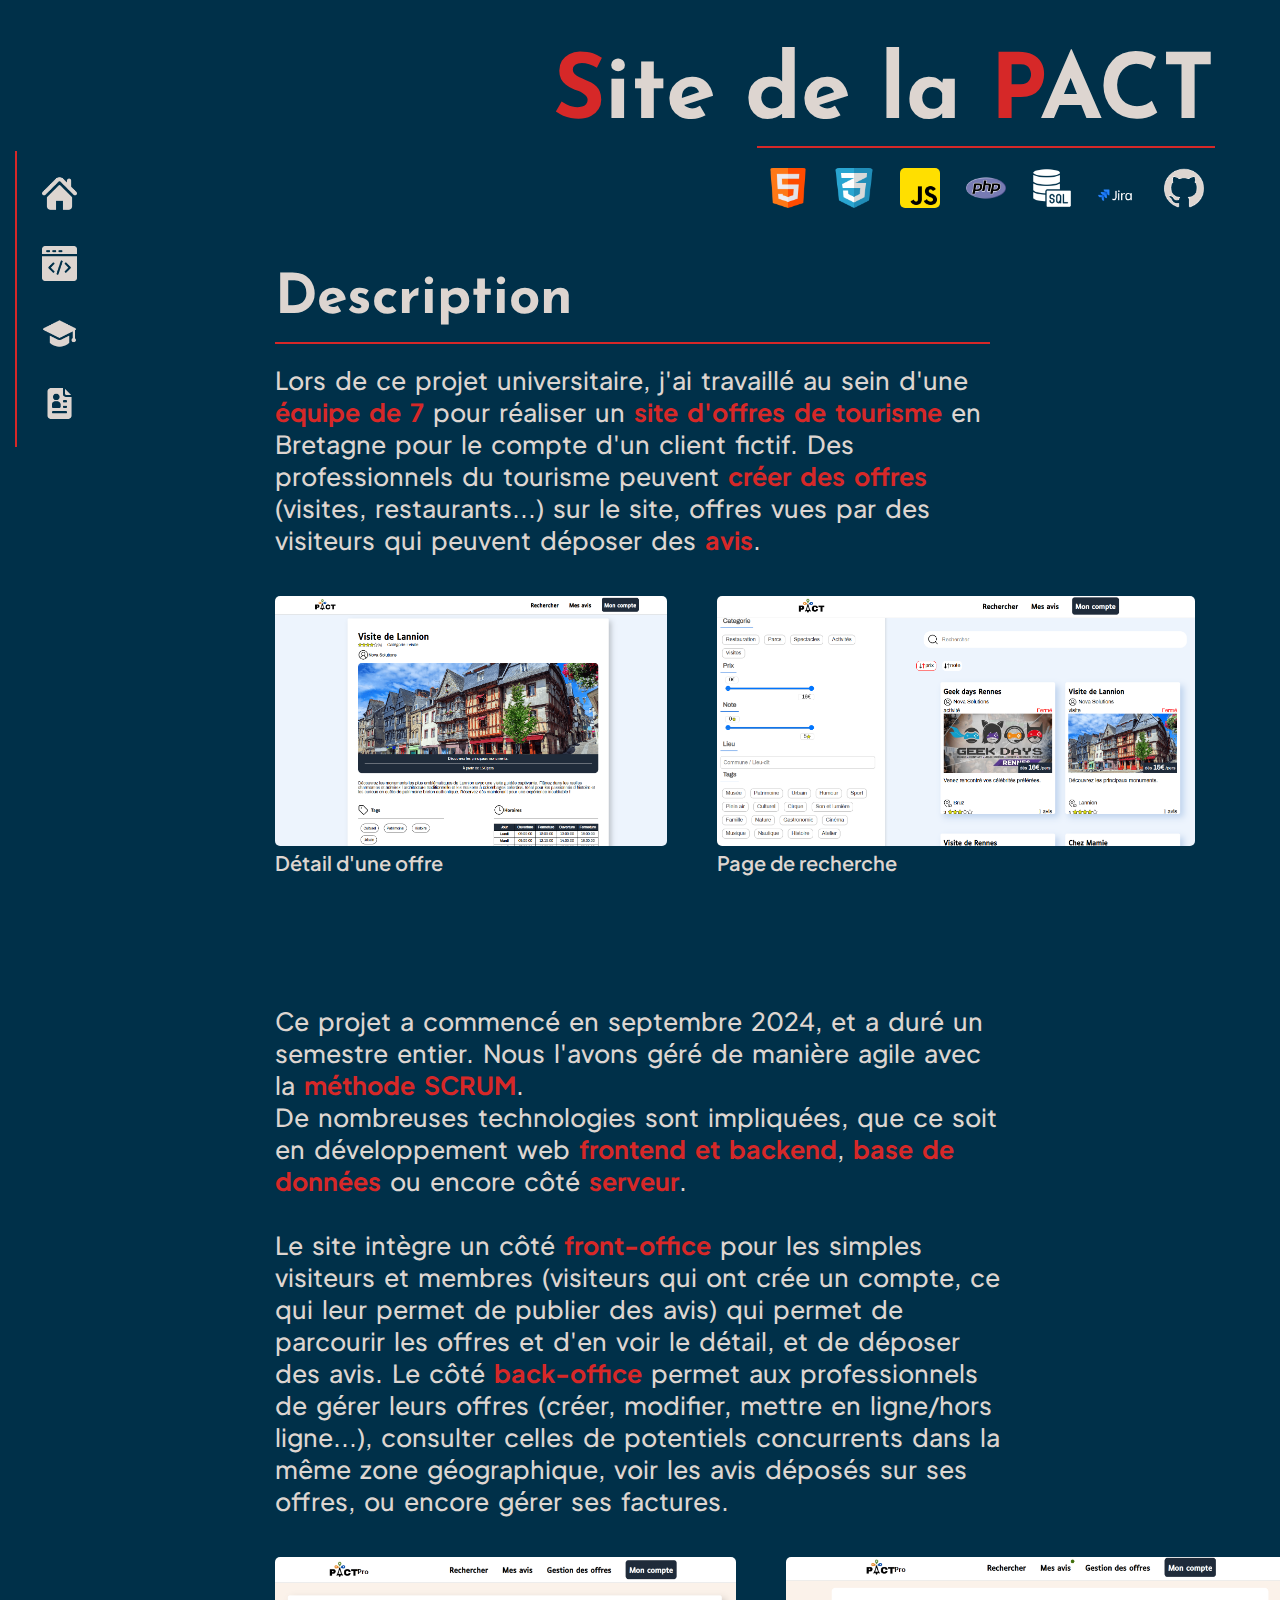
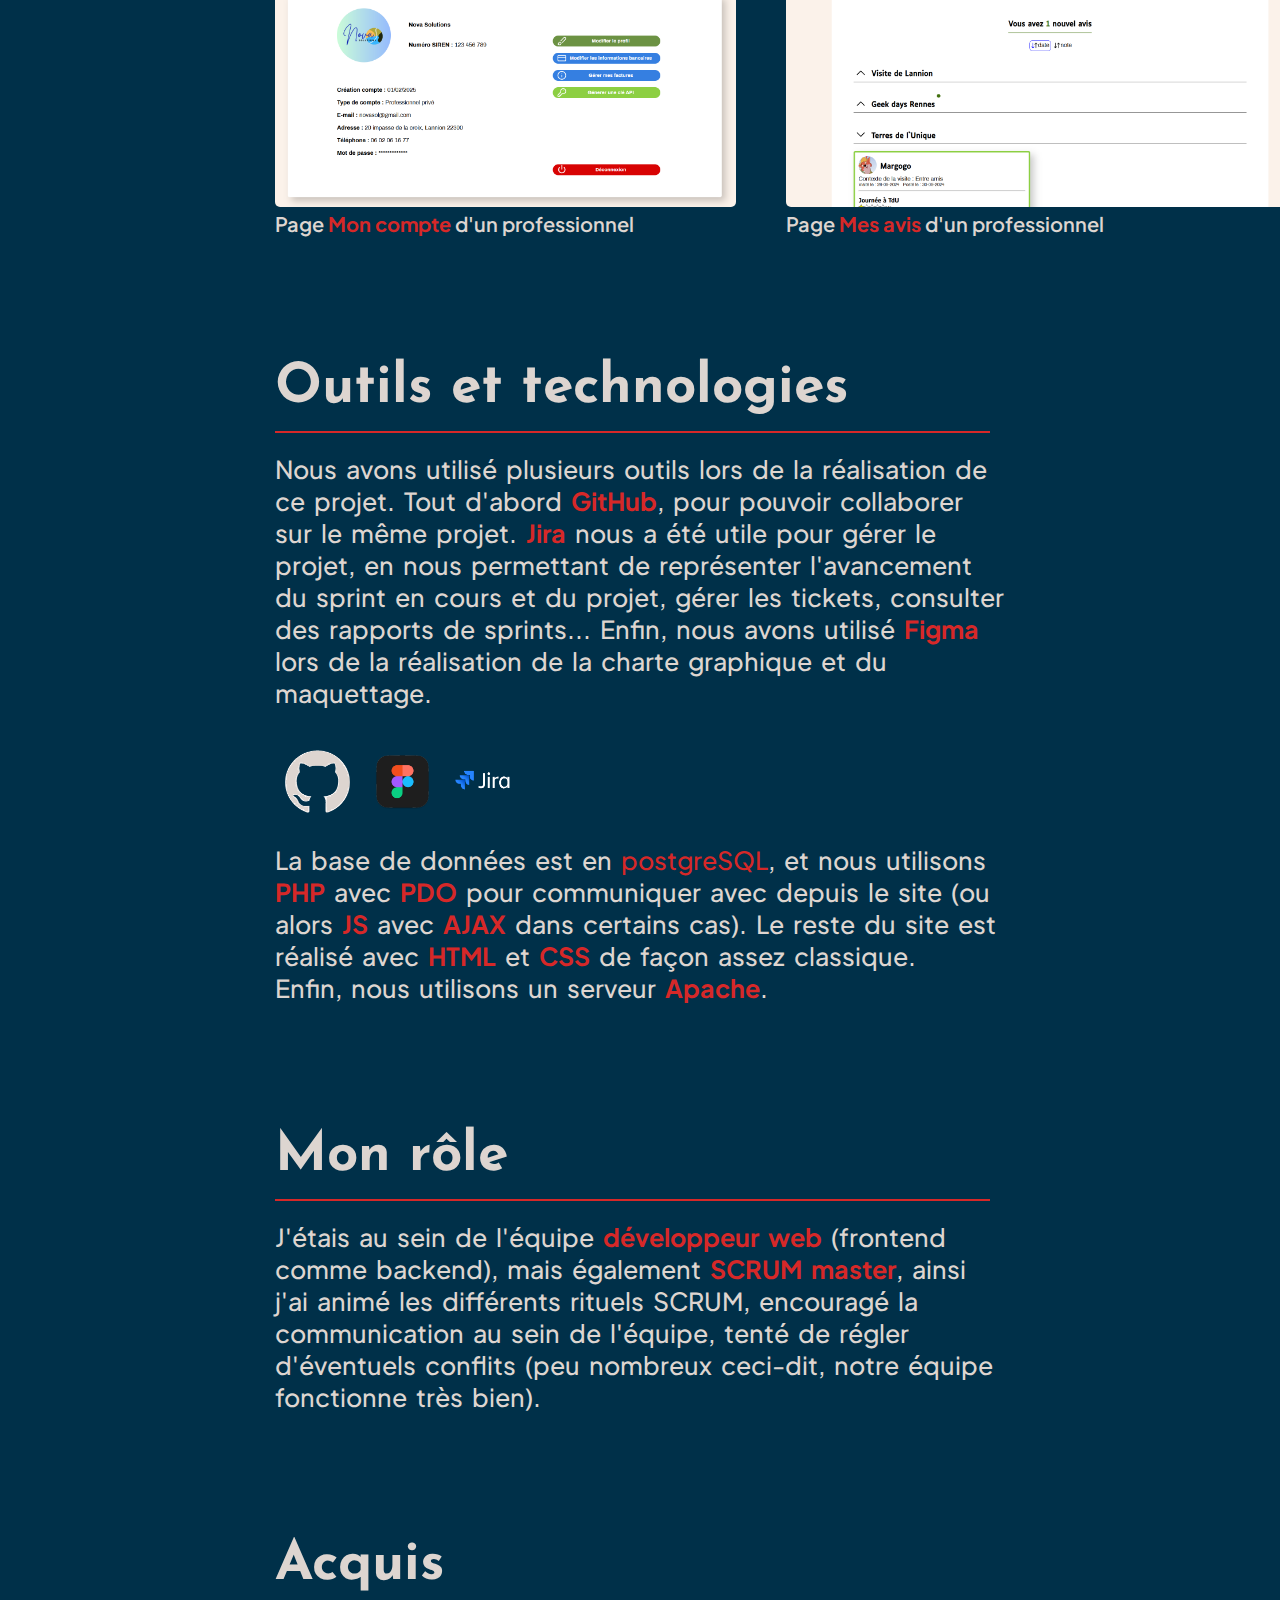
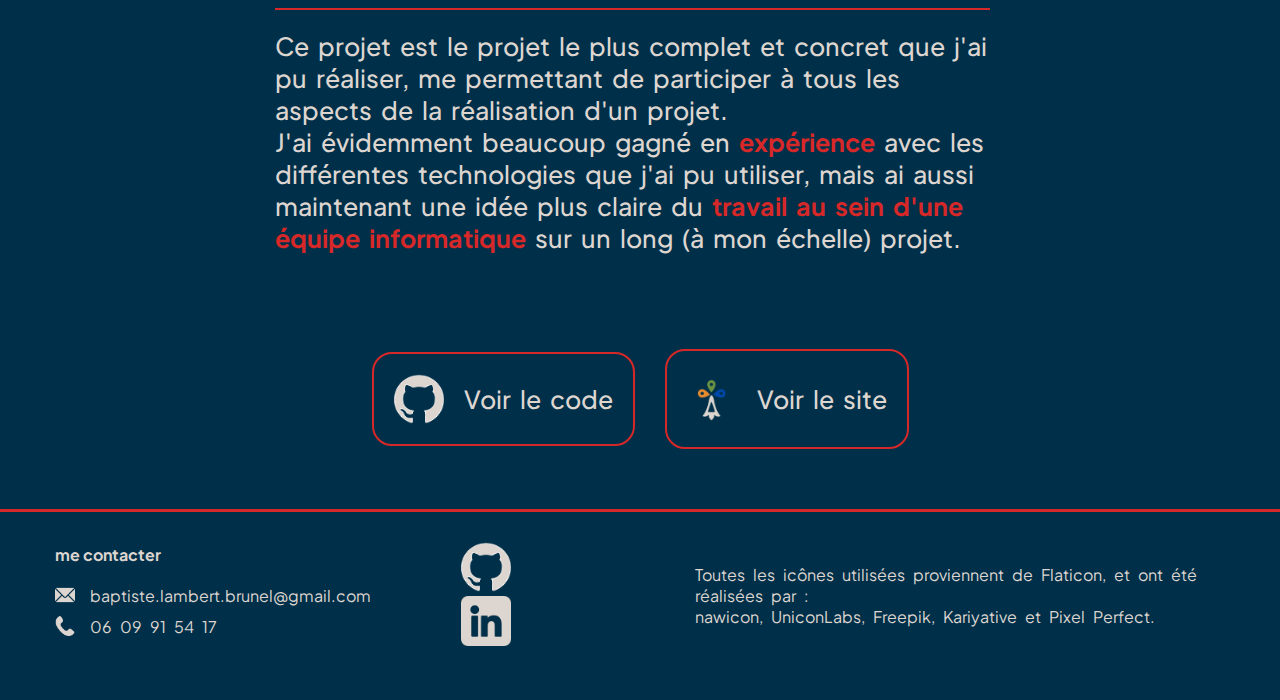
<file: pages_projets/pact.html>
<!DOCTYPE html>
<html lang="fr">
<head>
  <meta charset="UTF-8">
  <meta name="viewport" content="width=device-width, initial-scale=1.0">
  <title>PACT BLB</title>
  <link rel="stylesheet" href="../style.css">
</head>
  <body class="body_projet_spe">
    <header>
      <h1><span>S</span>ite de la <span>P</span>ACT</h1>
      <div style="border-top: 2px solid #D62828;">
        <img src="../images/icones/icones_prog/logo_html.png" alt="logo html">
        <img src="../images/icones/icones_prog/logo_css.png" alt="logo css">
        <img src="../images/icones/icones_prog/logo_js.png" alt="logo js">
        <img src="../images/icones/icones_prog/logo_php.png" alt="logo php">
        <img src="../images/icones/icones_prog/logo_sql.png" alt="logo sql">
        <img src="../images/icones/icones_prog/logo_jira.png" alt="logo jira">
        <img src="../images/icones/icones_blanc/icone_github.png" alt="logo github">
      </div>
    </header>

    <main>
      <article>
        <h3>Description</h3>
        <p>
            Lors de ce projet universitaire, j'ai travaillé au sein d'une <span class="highlight"> équipe de 7</span> pour réaliser un  <span class="highlight">site d'offres de tourisme</span> en Bretagne pour le compte d'un client fictif. 
            Des professionnels du tourisme peuvent <span class="highlight"> créer des offres</span> (visites, restaurants...) sur le site, offres vues par des visiteurs qui peuvent 
            déposer des <span class="highlight"> avis</span>.
        </p>
        <div class="img_container">
            <figure>
                <img src="../images/images_pages_projets/pact/detail_offre.png" alt="détail offre">
                <figcaption>Détail d'une offre</figcaption>
            </figure>
            <figure>
                <img src="../images/images_pages_projets/pact/page_recherche.png" alt="page recherche">
                <figcaption>Page de recherche</figcaption>
            </figure>
        </div>
      </article>
      <article>
        <p>
            Ce projet a commencé en septembre 2024, et a duré un semestre entier. Nous l'avons géré de manière agile avec la <span class="highlight">méthode SCRUM</span>.
            <br>De nombreuses technologies sont impliquées, que ce soit en développement web <span class="highlight">frontend et backend</span>, <span class="highlight">base de données</span> ou encore côté 
            <span class="highlight">serveur</span>. <br><br>

            Le site intègre un côté <span class="highlight">front-office</span> pour les simples visiteurs et membres (visiteurs qui ont crée un compte, ce qui leur 
            permet de publier des avis) qui permet de parcourir les offres et d'en voir le détail, et de déposer des avis.
            Le côté <span class="highlight">back-office</span> permet aux professionnels de gérer leurs offres (créer, modifier, mettre en ligne/hors ligne...), consulter celles 
            de potentiels concurrents dans la même zone géographique, voir les avis déposés sur ses offres, ou encore gérer ses factures.
        </p>
        <div class="img_container">
            <figure>
                <img src="../images/images_pages_projets/pact/compte_pro.png" alt="détail offre">
                <figcaption>Page <span class="highlight">Mon compte</span> d'un professionnel</figcaption>
            </figure>
            <figure>
                <img src="../images/images_pages_projets/pact/avis_pro.png" alt="page recherche">
                <figcaption>Page <span class="highlight">Mes avis</span> d'un professionnel</figcaption>
            </figure>
        </div>
      </article>
      <article>
        <h3>Outils et technologies</h3>
        <p>
            Nous avons utilisé plusieurs outils lors de la réalisation de ce projet. Tout d'abord <span class="highlight">GitHub</span>, pour pouvoir 
            collaborer sur le même projet. <span class="highlight">Jira</span> nous a été utile pour gérer le projet, en nous permettant de 
            représenter l'avancement du sprint en cours et du projet, gérer les tickets, consulter des rapports de sprints...
            Enfin, nous avons utilisé <span class="highlight">Figma</span> lors de la réalisation de la charte graphique et du maquettage.
        </p>
        <div class="img_container">
            <img src="../images/icones/icones_blanc/icone_github.png" alt="logo github" class="logo_grand">
            <img src="../images/icones/icones_prog/logo_figma.png" alt="logo figma" class="logo_grand">
            <img src="../images/icones/icones_prog/logo_jira.png" alt="logo jira" class="logo_grand">
        </div>
        <p>
            La base de données est en <span class="highliht">postgreSQL</span>, et nous utilisons <span class="highlight">PHP</span> avec 
            <span class="highlight">PDO</span> pour communiquer avec depuis le site (ou alors <span class="highlight">JS</span> avec 
            <span class="highlight">AJAX</span> dans certains cas). Le reste du site est réalisé avec <span class="highlight">HTML</span> et 
            <span class="highlight">CSS</span> de façon assez classique. <br>
            Enfin, nous utilisons un serveur <span class="highlight">Apache</span>.
        </p>
      </article>
      <article>
        <h3>Mon rôle</h3>
        <p>
            J'étais au sein de l'équipe <span class="highlight">développeur web</span> (frontend comme backend), mais également 
            <span class="highlight">SCRUM master</span>, ainsi j'ai animé les différents rituels SCRUM, 
            encouragé la communication au sein de l'équipe, tenté de régler d'éventuels conflits (peu nombreux ceci-dit, notre équipe 
            fonctionne très bien).
        </p>
      </article>
      <article>
        <h3>Acquis</h3>
        <p>
            Ce projet est le projet le plus complet et concret que j'ai pu réaliser, me permettant de participer à tous les aspects de 
            la réalisation d'un projet. <br>
            J'ai évidemment beaucoup gagné en <span class="highlight">expérience</span> avec les différentes technologies que j'ai pu utiliser, 
            mais ai aussi maintenant une idée plus claire du <span class="highlight">travail au sein d'une équipe informatique</span> sur 
            un long (à mon échelle) projet. 
        </p>
      </article>

      <article class="liens_projet">  
                  <a href="https://github.com/mini-bzh/PACT" target="_blank">
          <img src="../images/icones/icones_blanc/icone_github.png" alt="icone github">
          <p>Voir le code</p>
        </a>

        <a href="https://tripskell.ventsdouest.dev" target="_blank">
            <img src="../images/images_projets/pact_petit_blanc.png" alt="logo site pact">
            <p>Voir le site</p>
        </a>

      </article>

    </main>
    <footer>
      <div id="contact">
        <h4>me contacter</h4>
        <div class="contact">
          <img src="../images/icones/icones_blanc/icone_mail.png" alt="icone mail">
          <a href="mailto:baptiste.lambert.brunel@gmail.com">baptiste.lambert.brunel@gmail.com</a>
        </div>
        <div class="contact">
          <img src="../images/icones/icones_blanc/icone_tel.png" alt="icone téléphone">
          <p>06 09 91 54 17</p>
        </div>
      </div>
      <div id="icones_ft">
        <a href="https://github.com/ChatPardeur">
          <img src="../images/icones/icones_blanc/icone_github.png" alt="github">
        </a>
        <a href="https://www.linkedin.com/in/baptiste-lambert-brunel-a747652bb/">
          <img src="../images/icones/icones_blanc/icone_linkedin.png" alt="linkedin">
        </a>
      </div>
      <div id="credits">
        <p>Toutes les icônes utilisées proviennent de <a href="https://www.flaticon.com/">Flaticon</a>, et ont été réalisées
        par : </p>
        <p>
          <a href="https://www.flaticon.com/authors/nawicon">nawicon</a>, 
          <a href="https://www.flaticon.com/fr/auteurs/uniconlabs">UniconLabs</a>, 
          <a href="https://www.flaticon.com/authors/freepik">Freepik</a>, 
          <a href="https://www.flaticon.com/fr/auteurs/karyative">Kariyative</a> et 
          <a href="https://www.flaticon.com/authors/pixel-perfect">Pixel Perfect</a>.
        </p>
      </div>
    </footer>
      
    <nav> 
        <ul>
            <li>
              <a href="../index.html" class="nav_item">
                  <img src="../images/icones/icones_blanc/icone_accueil.png" alt="accueil">
                  <p class="nav_item_text">accueil</p>
              </a>
            </li>
            <li>
              <a href="../projets.html" class="nav_item">
                  <img src="../images/icones/icones_blanc/icone_projet.png" alt="projet">
                  <p class="nav_item_text">projets</p>
              </a>
            </li>
            <li>
              <a href="../formation.html" class="nav_item">
                  <img src="../images/icones/icones_blanc/icone_formation.png" alt="formation">
                  <p class="nav_item_text">formation</p>
              </a>
            </li>
            <li>
              <a href="../cv_Baptiste_LAMBERT_BRUNEL.pdf" class="nav_item" target="_blank">
                  <img src="../images/icones/icones_blanc/icone_cv.png" alt="cv">
                  <p class="nav_item_text">CV</p>
              </a>
            </li>

        </ul>
    </nav>
  </body>
  <script src="../scrpit.js"></script>
</html>
</file>
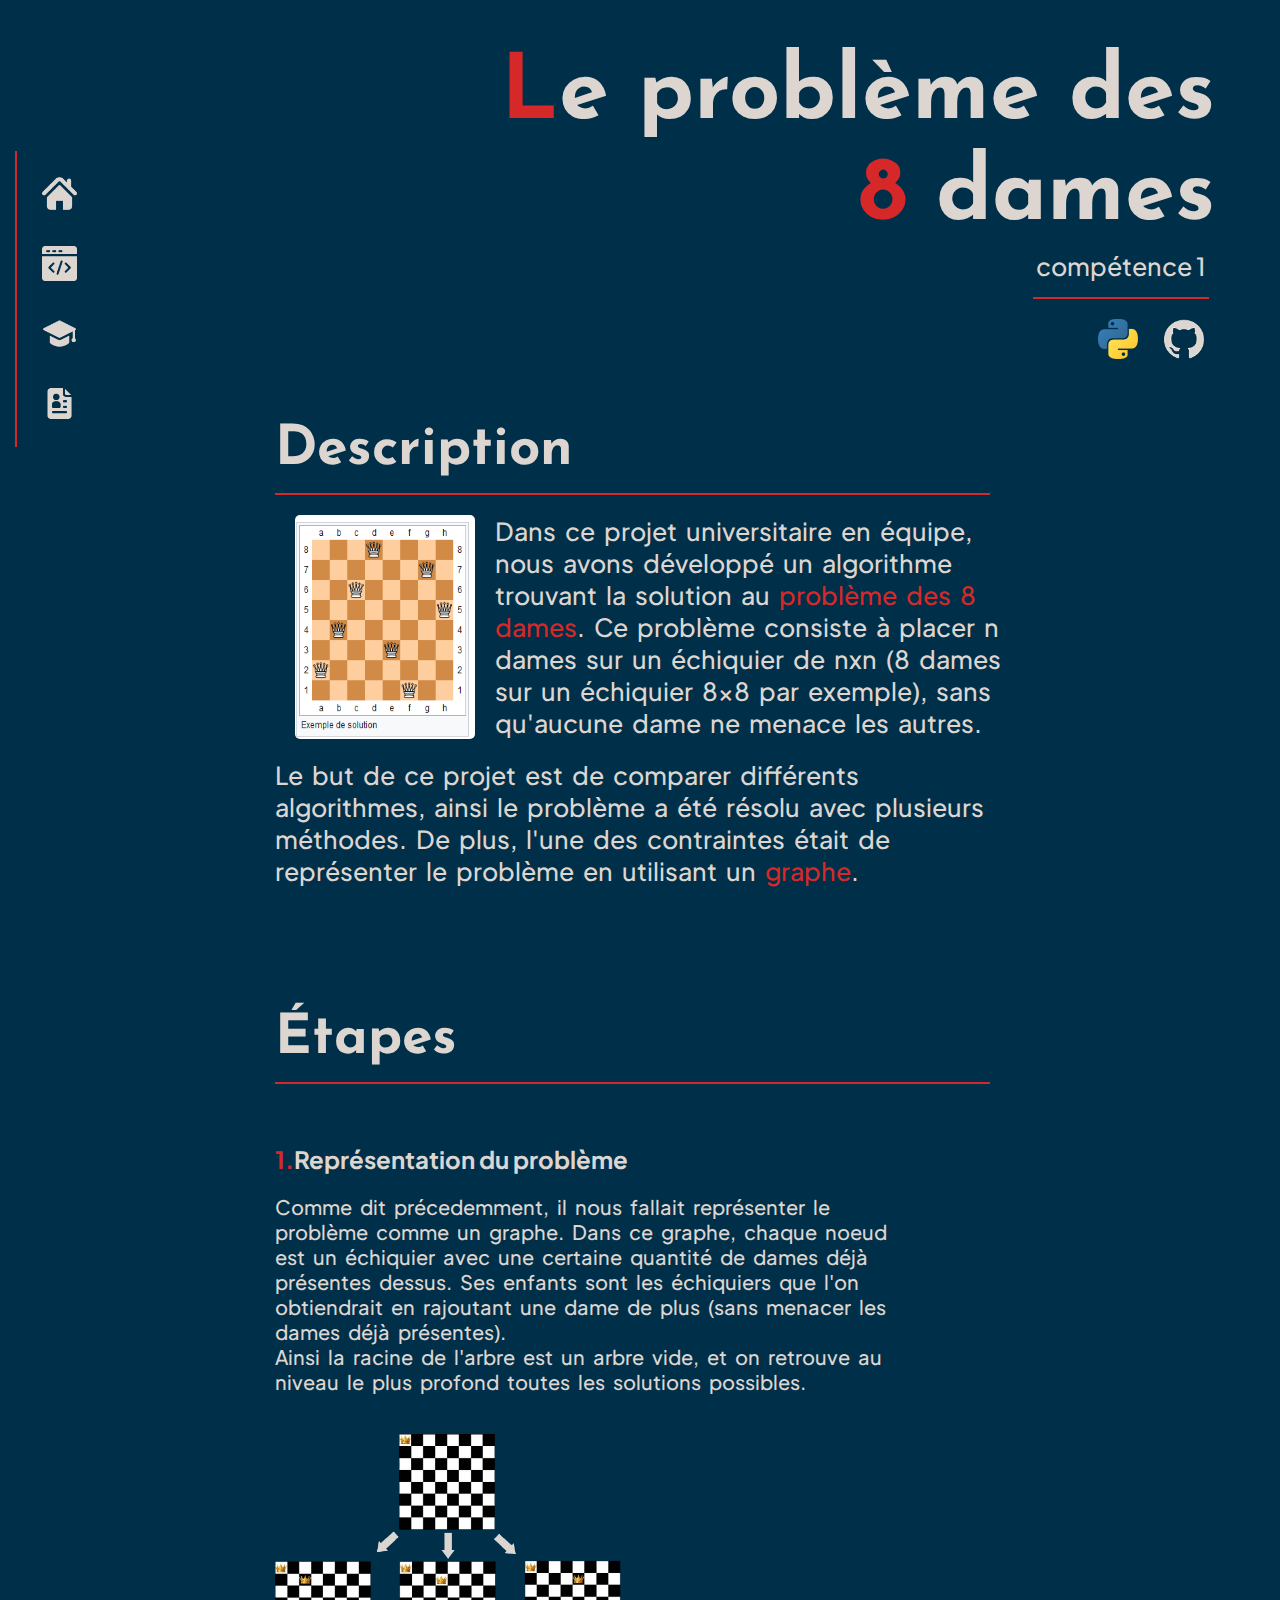
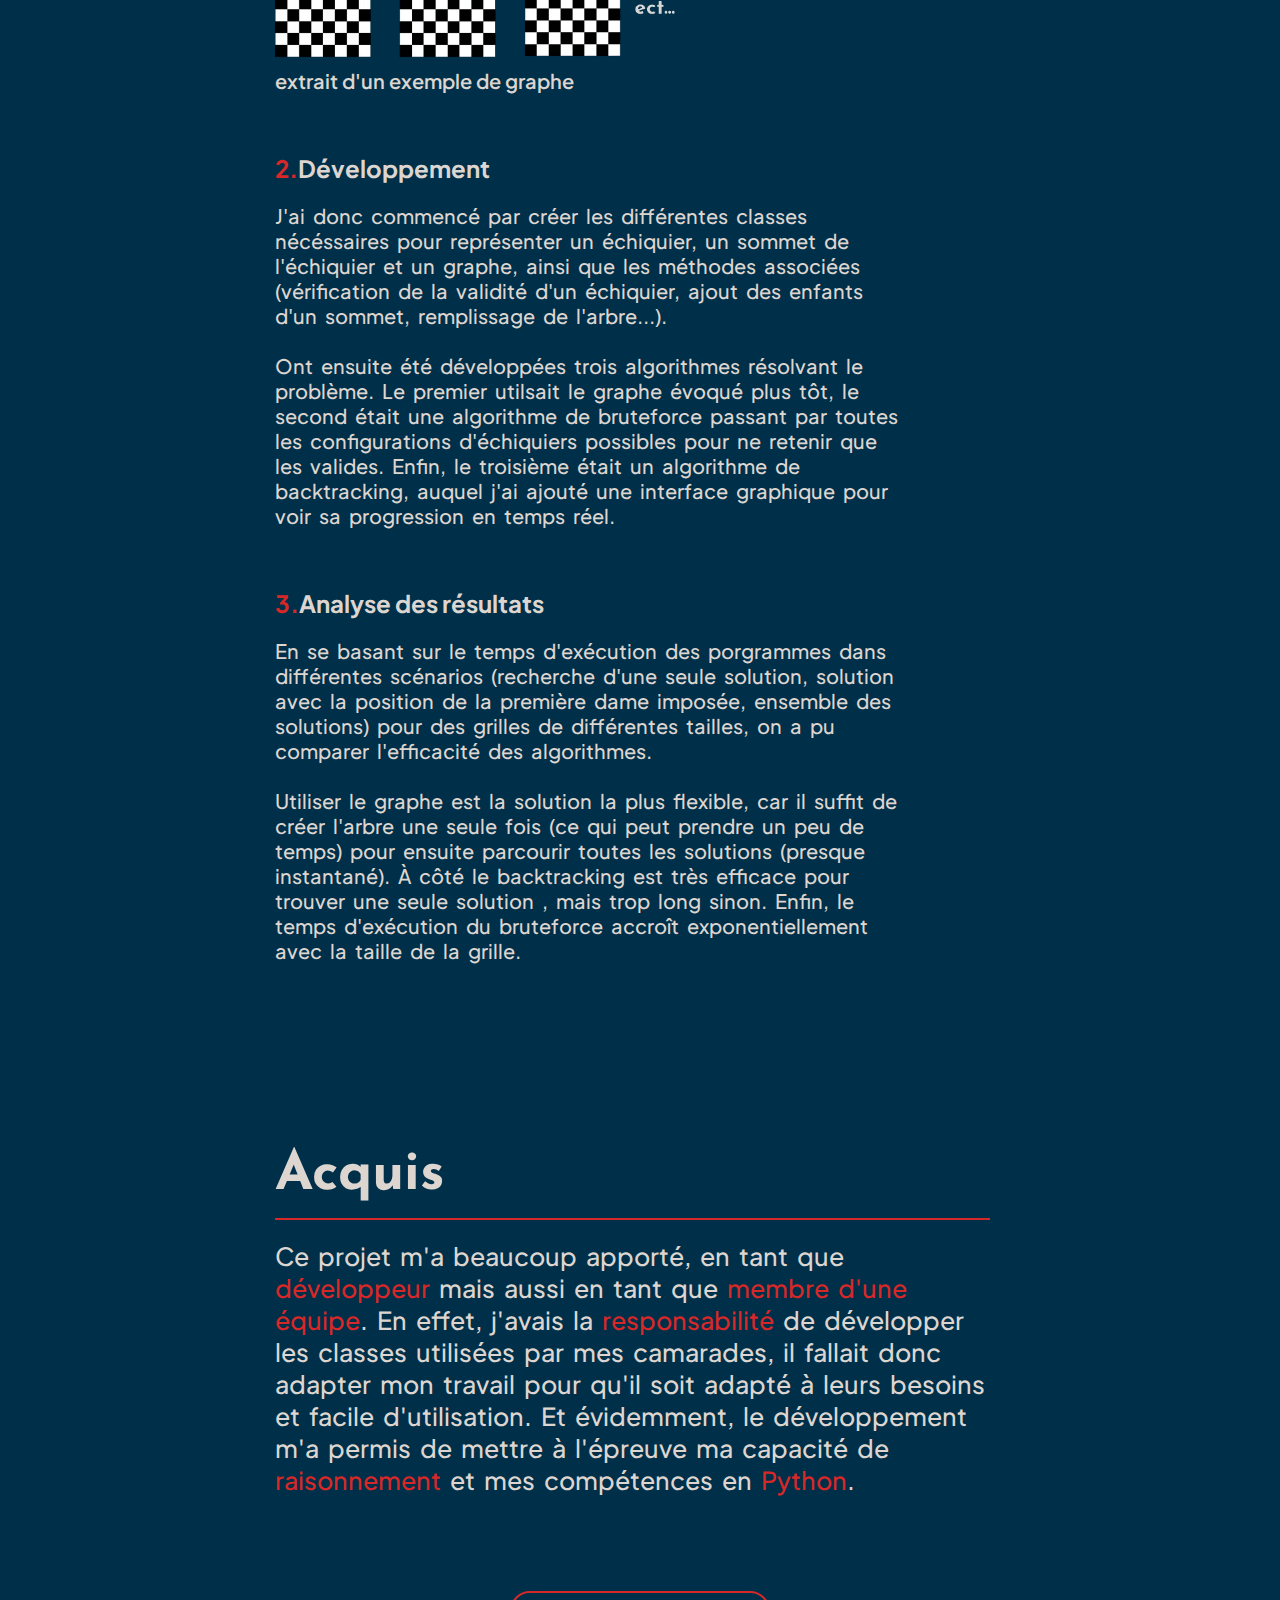
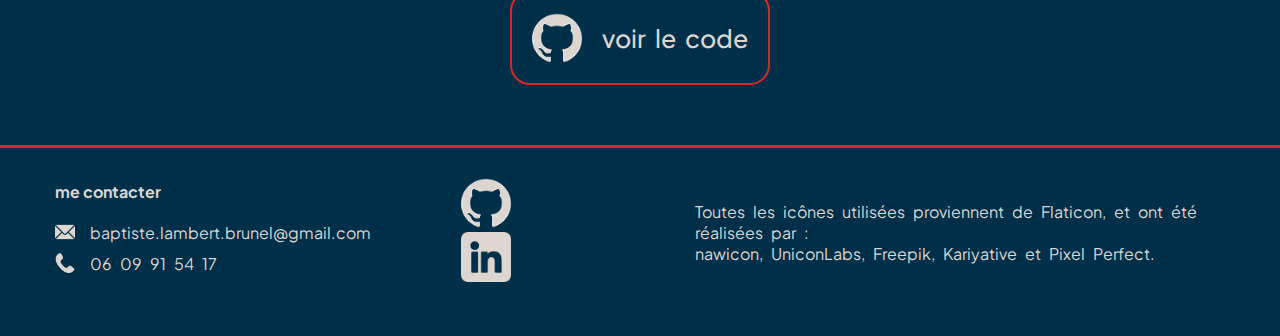
<file: pages_projets/pb8dames.html>
<!DOCTYPE html>
<html lang="fr">
<head>
  <meta charset="UTF-8">
  <meta name="viewport" content="width=device-width, initial-scale=1.0">
  <title>problème des 8 dames BLB</title>
  <link rel="stylesheet" href="../style.css">
</head>
  <body class="body_projet_spe">
    <header>
      <h1><span>L</span>e problème des</h1>
      <h1><span>8</span> dames</h1>
      <h4><a href="../formation.html">compétence 1</a></h4>
      <div>
        <img src="../images/icones/icones_prog/logo_python.png" alt="python">
        <img src="../images/icones/icones_blanc/icone_github.png" alt="github">
      </div>
    </header>
    <main>
        <article>
            <h3>Description</h3>
              <div class="conteneur_desc">
                <img src="../images/images_pages_projets/pb8reines/pb_dames.png" alt="problème 8 dames">
                <p>Dans ce projet universitaire en équipe, nous avons développé un algorithme trouvant la solution au <span>problème des 8 dames</span>.
                Ce problème consiste à placer n dames sur un échiquier de nxn (8 dames sur un échiquier 8x8 par exemple), sans qu'aucune dame ne 
                menace les autres.
                </p>
            </div>
            <p>
              Le but de ce projet est de comparer différents algorithmes, ainsi le problème a été résolu avec plusieurs méthodes. De plus, l'une
               des contraintes était de représenter le problème en utilisant un <span>graphe</span>.
            </p>
        </article>

        <article>
          <h3>Étapes</h3>
          <section>
            <h2><span class="highlight">1.</span>Représentation du problème</h2>
            <p>
              Comme dit précedemment, il nous fallait représenter le problème comme un graphe. Dans ce graphe, chaque noeud est un échiquier avec 
              une certaine quantité de dames déjà présentes dessus. Ses enfants sont les échiquiers que l'on obtiendrait en rajoutant une dame de 
              plus (sans menacer les dames déjà présentes). <br>
              Ainsi la racine de l'arbre est un arbre vide, et on retrouve au niveau le plus profond toutes les solutions possibles.
            </p>
            <figure>
              <img src="../images/images_pages_projets/pb8reines/exemple_graphe_pb8dames.png" alt="exemple graphe">
              <figcaption>extrait d'un exemple de graphe</figcaption>
            </figure>
          </section>
          <section>
            <h2><span class="highlight">2.</span>Développement</h2>
            <p>
              J'ai donc commencé par créer les différentes classes nécéssaires pour représenter un échiquier, un sommet de l'échiquier et un 
              graphe, ainsi que les méthodes associées (vérification de la validité d'un échiquier, ajout des enfants d'un sommet, remplissage
              de l'arbre...). <br><br>
              Ont ensuite été développées trois algorithmes résolvant le problème. Le premier utilsait le graphe évoqué plus tôt, le second 
              était une algorithme de bruteforce passant par toutes les configurations d'échiquiers possibles pour ne retenir que les valides.
              Enfin, le troisième était un algorithme de backtracking, auquel j'ai ajouté une interface graphique pour voir sa progression
              en temps réel.
            </p>
          </section>
          <section>
            <h2><span class="highlight">3.</span>Analyse des résultats</h2>
            <p>En se basant sur le temps d'exécution des porgrammes dans différentes scénarios (recherche d'une seule solution, solution avec
              la position de la première dame imposée, ensemble des solutions) pour des grilles de différentes tailles, on a pu comparer
              l'efficacité des algorithmes. <br><br>
              Utiliser le graphe est la solution la plus flexible, car il suffit de créer l'arbre une seule fois (ce qui peut prendre un peu de temps)
              pour ensuite parcourir toutes les solutions (presque instantané). À côté le backtracking est très efficace pour trouver une seule solution
              , mais trop long sinon. Enfin, le temps d'exécution du bruteforce accroît exponentiellement avec la taille de la grille.
            </p>
          </section>
        </article>
        <article>
          <h3>Acquis</h3>
          <p>Ce projet m'a beaucoup apporté, en tant que <span>développeur</span> mais aussi en tant que <span>membre d'une équipe</span>. En effet, j'avais la 
            <span>responsabilité</span> de développer les classes utilisées par mes camarades, il fallait donc adapter mon travail pour qu'il soit
            adapté à leurs besoins et facile d'utilisation. Et évidemment, le développement m'a permis de mettre à l'épreuve ma capacité de 
            <span>raisonnement</span> et mes compétences en <span>Python</span>.
          </p>
        </article>
        <article class="liens_projet">
          <a href="https://github.com/ChatPardeur/SAE_202_graphes" target="_blank">
            
            <img src="../images/icones/icones_blanc/icone_github.png" alt="logo github">
            <p>voir le code</p>
          </a>
        </article>
    </main>
    <footer>
      <div id="contact">
        <h4>me contacter</h4>
        <div class="contact">
          <img src="../images/icones/icones_blanc/icone_mail.png" alt="icone mail">
          <a href="mailto:baptiste.lambert.brunel@gmail.com">baptiste.lambert.brunel@gmail.com</a>
        </div>
        <div class="contact">
          <img src="../images/icones/icones_blanc/icone_tel.png" alt="icone téléphone">
          <p>06 09 91 54 17</p>
        </div>
      </div>
      <div id="icones_ft">
        <a href="https://github.com/ChatPardeur">
          <img src="../images/icones/icones_blanc/icone_github.png" alt="github">
        </a>
        <a href="https://www.linkedin.com/in/baptiste-lambert-brunel-a747652bb/">
          <img src="../images/icones/icones_blanc/icone_linkedin.png" alt="linkedin">
        </a>
      </div>
      <div id="credits">
        <p>Toutes les icônes utilisées proviennent de <a href="https://www.flaticon.com/">Flaticon</a>, et ont été réalisées
        par : </p>
        <p>
          <a href="https://www.flaticon.com/authors/nawicon">nawicon</a>, 
          <a href="https://www.flaticon.com/fr/auteurs/uniconlabs">UniconLabs</a>, 
          <a href="https://www.flaticon.com/authors/freepik">Freepik</a>, 
          <a href="https://www.flaticon.com/fr/auteurs/karyative">Kariyative</a> et 
          <a href="https://www.flaticon.com/authors/pixel-perfect">Pixel Perfect</a>.
        </p>
      </div>
    </footer>
      
    <nav> 
        <ul>
            <li>
              <a href="../index.html" class="nav_item">
                  <img src="../images/icones/icones_blanc/icone_accueil.png" alt="accueil">
                  <p class="nav_item_text">accueil</p>
              </a>
            </li>
            <li>
              <a href="../projets.html" class="nav_item">
                  <img src="../images/icones/icones_blanc/icone_projet.png" alt="projets">
                  <p class="nav_item_text">projets</p>
              </a>
            </li>
            <li>
              <a href="../formation.html" class="nav_item">
                <img src="../images/icones/icones_blanc/icone_formation.png" alt="formation">
                <p class="nav_item_text">formation</p>
            </a>
            </li>
            <li>
              <a href="../cv_Baptiste_LAMBERT_BRUNEL.pdf" class="nav_item" target="_blank">
                  <img src="../images/icones/icones_blanc/icone_cv.png" alt="cv">
                  <p class="nav_item_text">CV</p>
              </a>
            </li>

        </ul>
    </nav>
  </body>
  <script src="../scrpit.js"></script>
</html>
</file>
<file: style.css>
:root{
  --rouge1 : #D62828;

  --bleu1: #003049;

  --black : #250001;
  --white1 : #DDD5D0;

}


.highlight{
  color: var(--rouge1);
  font-weight: bold;
}

p, h1, h2, h3, h4, h5, a{
  color: var(--white1);
}

h2{
  font-family: "PlusJakartaSans";
}

a{
  text-decoration: none;
}


@font-face {
  font-family: 'JosefinSans';
  src: url(polices/JosephinSans/JosefinSans-VariableFont_wght.woff2) format('woff2');
 }

 @font-face {
  font-family: 'PlusJakartaSans';
  src: url(polices/PlusJakartaSans/PlusJakartaSans-VariableFont_wght.woff2) format('woff2');
 }


 body{
  background-color: var(--bleu1);
 }

*{
  padding: 0;
  margin: 0;
}



/*--------------------------------- nav bar ---------------------------------*/
nav{
  border-left: 2px solid var(--rouge1);
  width: fit-content;
  position: fixed;
  left: 15px;
  top: 25%;
  transform: translateY(-25%);
}

.nav_item{
  display: flex;
  align-items: center;
  width: fit-content;

  text-decoration: none;

  padding: 10px;

  margin: 15px;
  opacity: 0;
}

.visible{
  opacity: 1;
}

.nav_item_text{
  color: var(--white1);

  transform: translateX(-20px);
  opacity: 0;
  
  transition: opacity 0.5s ease, transform 0.5s ease;
}

nav:hover .nav_item_text
{

  transform: translateX(0px);
  opacity: 1;
  transition: opacity 0.5s ease, transform 0.5ss ease;

}

.nav_item:hover p{
  border-bottom: 2px solid var(--rouge1);
}

nav ul{
  padding-bottom: 1px;
}

nav li{
  list-style-type: none;
}

.nav_item p{
  margin-left: 15px;
}

.nav_item img{
  width: 35px;
}

nav p{
  font-family: "JosefinSans";
  font-size: 30px;
  font-weight: 500;
}


/*--------------------------------------------------------------------------*/
/*--------------------------------- header ---------------------------------*/
h1{
  font-family: 'JosefinSans';
  color: var(--white1);
  font-size: 90px;
  padding: 5px;
}

header span{
  color: var(--rouge1);
}

#b{
  font-size: 110px;
}

header{
  text-align: right;
  padding: 45px 60px 20px;
}

header p{
  margin-top: 20px;
  font-family: "PlusJakartaSans";
  font-size: 18px;
}


/*-------------------------------------------------------------------------*/
/*-------------------------------- article --------------------------------*/
/*------------------------------ me connaître -----------------------------*/
hr{
  border-color: var(--rouge1);
}

article{
  display: flex;
  margin: 100px 15%;
  padding: 25px;
  align-items: center;

  border-radius: 60px;
}

#txtPresentation{
  font-size: 20px;
}

p{
  color: var(--white1);
  word-spacing: 5px;
}

h3{
  font-family: 'JosefinSans';
  color: var(--white1);
  font-size: 55px;
  margin: 15px;
  margin-left: 0px;
}

article p{
  font-family: 'PlusJakartaSans';
  font-weight: 500;
  font-size: 27px;

  margin-top: 20px;
}



article img{
  border-radius: 400px;
  width: 280px;
  height: 280px;

  margin-top: 20px;
  margin-right: 50px;
}

article a:hover{
  text-decoration: underline;
}

/*------------------------------- etudes -------------------------------*/

article li>p{
  text-align: center;
  width: 120px;
  margin: 0;
}

article li{
  display: flex;
  align-items: center;
  margin: 50px 0px;

}

article li div{
  font-family: 'PlusJakartaSans';
  margin-left: 50px;
}

article li hr{
  margin: 15px 0px;
  border: 1px solid var(--rouge1);
}

article li h4{
  font-size: 25px;
  width: fit-content;
}

article li .highlight{
  font-weight: 450;
}

article li h5{
  font-size: 19px;
  font-weight: 400;
  margin-bottom: 10px;
}  

#etudes ul{
  margin-left: 35px;
}

#etudes{
  align-items: center;
  top: 30px;
}

#etudes h3{
  text-align: center;
}

#test{
  height: 340px;
  border-right: 2px solid var(--rouge1);
}

/*------------------------------------------------------------------------*/
/*-------------------------------- footer --------------------------------*/
footer{

  border-top: 3px solid var(--rouge1);
  display: flex;
  align-items: center;
  justify-content: center;

  font-family: 'PlusjakartaSans';

  padding: 30px;
  margin-bottom: 20px;
  margin-top: 50px;
}

footer div{
  margin: 0px 25px;
}

footer img{
  height: 50px;
  margin: 0px 40px;
  transition: transform 0.3s ease;
}

footer img:hover{
  transform: scale(1.1);
}



footer a{
  text-decoration: none;
  color: var(--white1);
  font-size: 16px;
}

footer a:hover{
  text-decoration: underline;
}

footer #icones_ft a:hover{
  text-decoration: none;
}

#icones_ft{
  text-decoration: none;
}

footer .contact{
  display: flex;
  margin: 10px 0px;
}

#contact h4{
  width: fit-content;
  margin-bottom: 20px;
}

#contact{
  justify-content: center;
}

footer .contact img{
  height: 20px;
  width: auto;
  margin-right:15px;
  margin-left: 0px;
}

 


/*--------------------------------------------------------------------------*/
/*----------------------------- filtre projets -----------------------------*/

main{
  justify-content: center;
}

#filter{
  width: fit-content;
}

label{
  font-family: 'PlusJakartaSans';
  color: var(--white1);
  display: flex;
}

label input[type='checkbox']{
  opacity: 0;
  
}

label .checkbox{
  width: 18px;
  height: 18px;

  background-color: var(--white1);

  border: 3px solid var(--white1);
  border-radius: 40px;

  margin-right: 8px;
}

label p{
  position: relative;
}

label .checkbox:hover{
  border: 3px solid var(--rouge1);
}

label input:checked + .checkbox{

  background-color: var(--rouge1);
  border: 3px solid var(--rouge1);
}

#label_tous{
  border-bottom: 2px solid var(--rouge1);
}


label{
  padding: 5px 10px;
}

#filter{
  position: absolute;
  right: 20px;
  top: 30%;
}

#filter li{
  padding: 10px;
  list-style-type: none;
}

#filter-container{
  display: flex;
  justify-content: right;
}

#projects-container{
  min-height: 220px;
}

#tous{
  margin-bottom: 15px;
}

/*--------------------------------------------------------------------------*/
/*--------------------------- conteneur projets ----------------------------*/

#main-projet{
  display: flex;
}

#projects-container{
  display: flex;
  flex-wrap: wrap;

  height: fit-content;

  justify-content: left;

  padding: 120px 245px;
}

#projects-container article{
  display: none;


  height: fit-content;
  margin: 0px 30px;
  justify-content: center;
  align-items: center;
}




#rien_a_afficher{
  display: none;
  flex-direction: column;
  align-items: center;
  margin: 0px 27.7%;
}

#rien_a_afficher img{
  height: 180px;
  width: 180px;
}

#rien_a_afficher h3{
  margin: 0px;
  font-size: 40px;
  
}


#projects-container article h4{
  font-family: "JosefinSans";
  font-size: 50px;
  border-bottom: 2px solid var(--rouge1);
  padding-bottom: 10px;
}

#projects-container article .smallerh4{
  font-size: 45px;
}


#projects-container article a{

  margin-left: 20px;
}

#projects-container article a img{
  height: 40px;
  width: auto;
  border-radius: 0px;
}

#projects-container article img{
  width: 200px;
  height: auto;
  border-radius: 5px;
  margin: 20px;
}

#projects-container article{
  transition: transform 0.3s ease;
}

#projects-container article:hover{
  transform: scale(1.05);
}


#projects-container article a{
  transition: transform 0.3s ease;
}

#projects-container article a:hover{
  text-decoration: none;
}

#projects-container .visible_project {
  display: flex;
}


#rien{
  display: none;
}

/*------------------------------------------------ page compétences ------------------------------------------------*/


.competence{
  display: block;
  margin: 100px 17%;
}

.competence h3{
  padding-bottom: 20px;
  border-bottom: 2px solid var(--rouge1);
}


.competences_project_container{
  display: flex;
}

.competence h3 span{
  color: var(--rouge1);
  font-size: 70px;
  margin-right: 10px;
}

.competences_project img{
  width: 100px;
  height: auto;
  border-radius: 20px;
  margin: 0px;
}



.competences_project:hover{
  transform: scale(1.05);
  text-decoration: none;
}

.competences_project{
  display: flex;
  align-items: center;
  margin: 10px;

  transition: transform 0.3s ease;
}

.competences_project p{
  font-family: "JosefinSans";

  width: 240px;
  margin: 0px;
  margin-left: 15px;
  padding-left: 10px;

  border-left: 2px solid var(--rouge1);
}


.exemple h4{
  font-family: "JosefinSans";
  font-size: 30px;
  margin: 20px 0px;
}



/*----------------------------------------- page projet spécifique -----------------------------------------*/
/*---------------------------------------------- partie header ---------------------------------------------*/

.body_projet_spe header{
  padding-bottom: 0px;
}

.body_projet_spe header img{
  border-radius: 5px;
  margin: 80px 50px 20px;
  width: 400px;
  height: auto;
}

.body_projet_spe header h4{
  font-family: "PlusJakartaSans";
  font-size: 25px;
  margin-right: 11px;
  font-weight: 500;

  padding: 3px;
  padding-bottom: 15px;
  border-bottom: 2px solid var(--rouge1);
  width: fit-content;
  margin-left: auto;
}

.body_projet_spe header h4 a:hover{
  color: var(--rouge1);
}

.body_projet_spe header div{
  width: fit-content;
  margin: 0px 5px;
  margin-left: auto;

}
.body_projet_spe header img{
  width: 40px;
  height: auto;
  margin: 20px 11px;
}

/*-------------------------------------------- partie contenu -------------------------------------------*/


.body_projet_spe main{
  padding: 0px 250px;
} 

.body_projet_spe main img{
  width: 400px;
  height: auto;
  border-radius: 5px;
  margin-top: 40px;
}

.body_projet_spe article{
  display: block;
  margin: 0px;
  margin-bottom: 60px;
}

.body_projet_spe h3{
  padding-bottom: 15px;
  border-bottom: 2px solid var(--rouge1);
}

.body_projet_spe article p span{
  color: var(--rouge1);
}


.conteneur_desc{
  display: flex;
  margin: 20px 0px;
}
.body_projet_spe article .conteneur_desc img{
  width: 180px;
  height: auto;
  margin: 0px 20px;
}

.body_projet_spe article .conteneur_desc p{
  margin: 0px;
}


.body_projet_spe article figcaption{
  color: var(--white1);
  font-family: "PlusJakartaSans";
  font-size: 20px;
  font-weight: 600;
}

.body_projet_spe article section{
  margin: 60px 0px;
  padding-right: 100px;
}

.body_projet_spe article section p{
  font-size: 20px;
}

.body_projet_spe article p{
  font-size: 25px;
}

.body_projet_spe article section p a{
  color: var(--rouge1);
}

.body_projet_spe article section div img{
  width: 45px;
  height: auto;
  margin-top: 20px;
}

.body_projet_spe main .liens_projet{
  display: flex;
  justify-content: center;
  margin-bottom: 0px;
  padding: 10px;
}


.body_projet_spe main .liens_projet a{
  display: flex;
  align-items: center;
  justify-content: center;

  border: 2px solid var(--rouge1);
  border-radius: 20px;
  padding: 20px;
  transition: transform 0.3s ease;
  margin: 0px 15px;
}

.body_projet_spe main .liens_projet a:hover{
  transform:scale(1.15);
  text-decoration: none;
}

.body_projet_spe main .liens_projet img{
  width: 50px;
  height: auto;
  margin: 0px;
  margin-right: 20px;

}

.body_projet_spe main .liens_projet img:hover{
  width: 50px;
  height: auto;
  margin: 0px;
  margin-right: 20px;
}


.body_projet_spe main .liens_projet a p{
  margin: 0px;
}

#affiche{
  width: 120px;
  height: auto;
}

.img_container{
  display: flex;
}

.logo_grand{
  max-width: 65px;
  object-fit: contain;
  margin: 10px;
}

.img_container figure img{
  height: 250px;
  width: auto;
}
</file>
